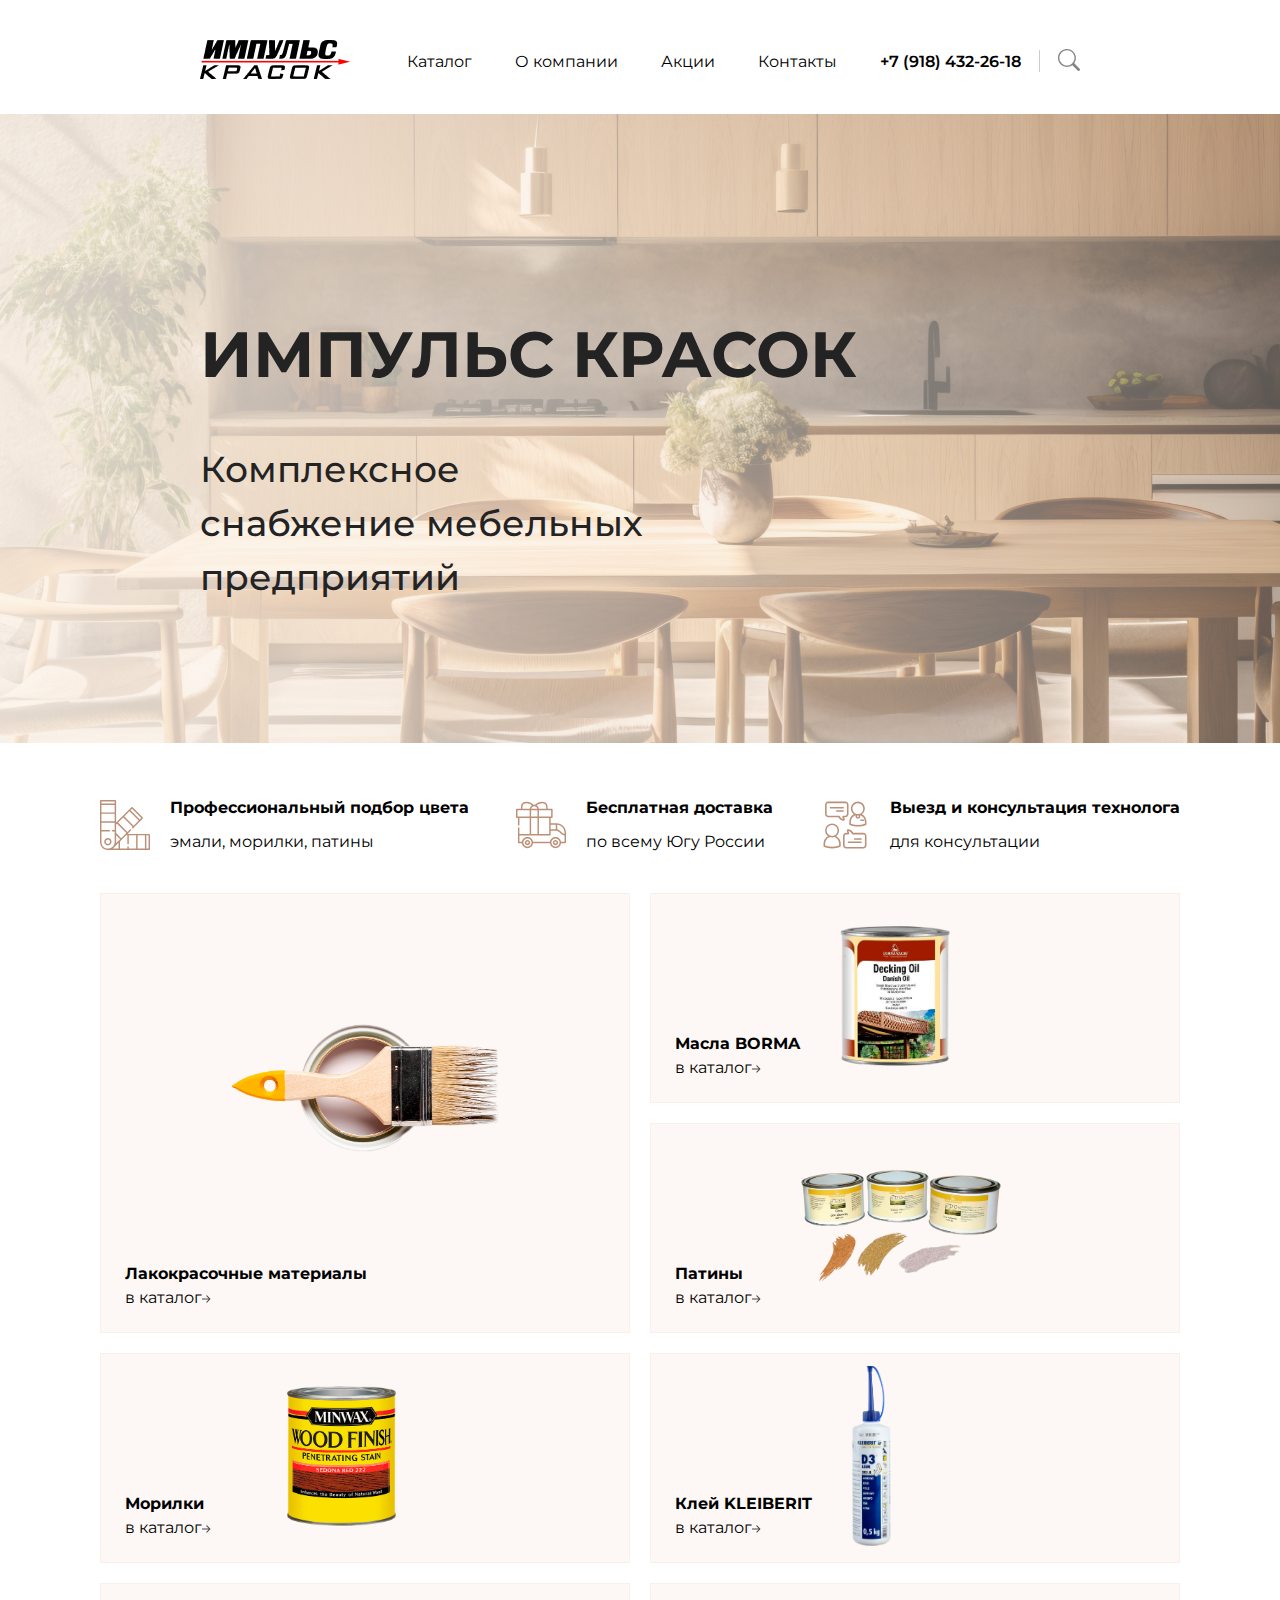
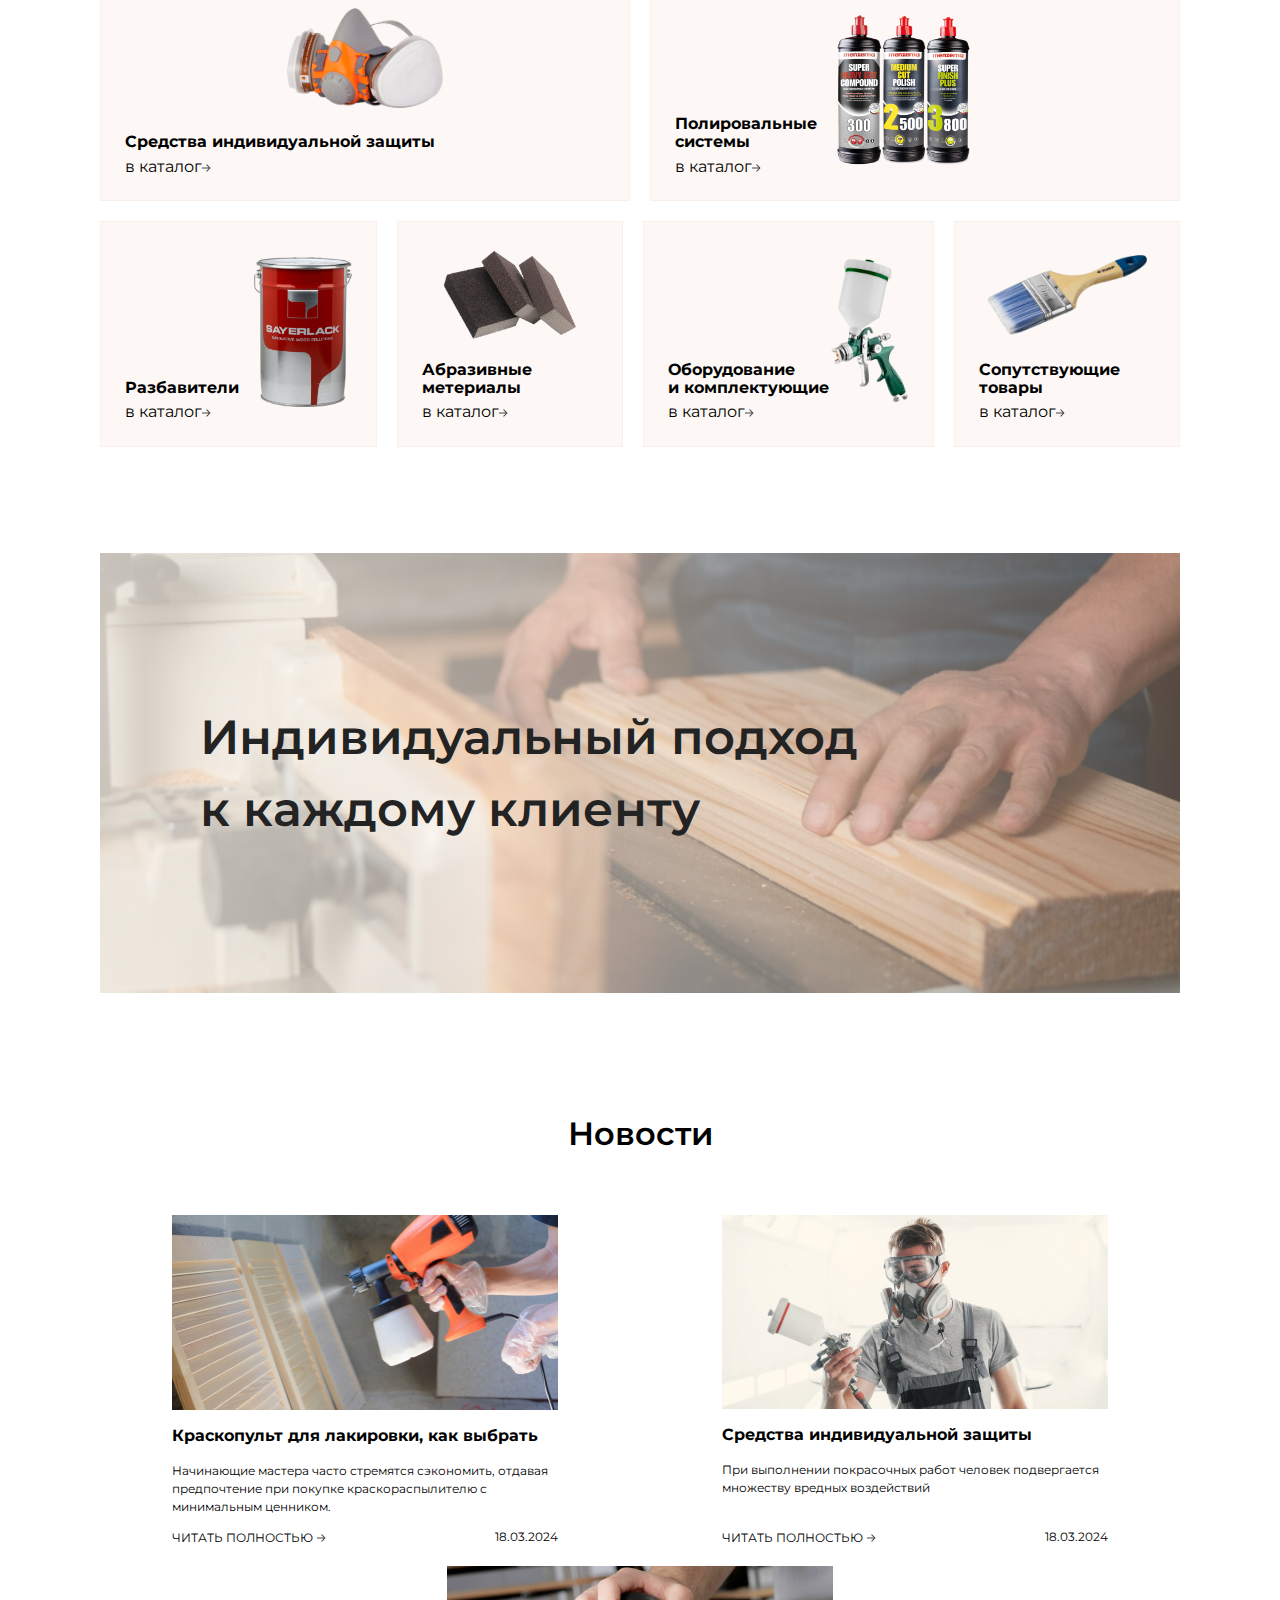
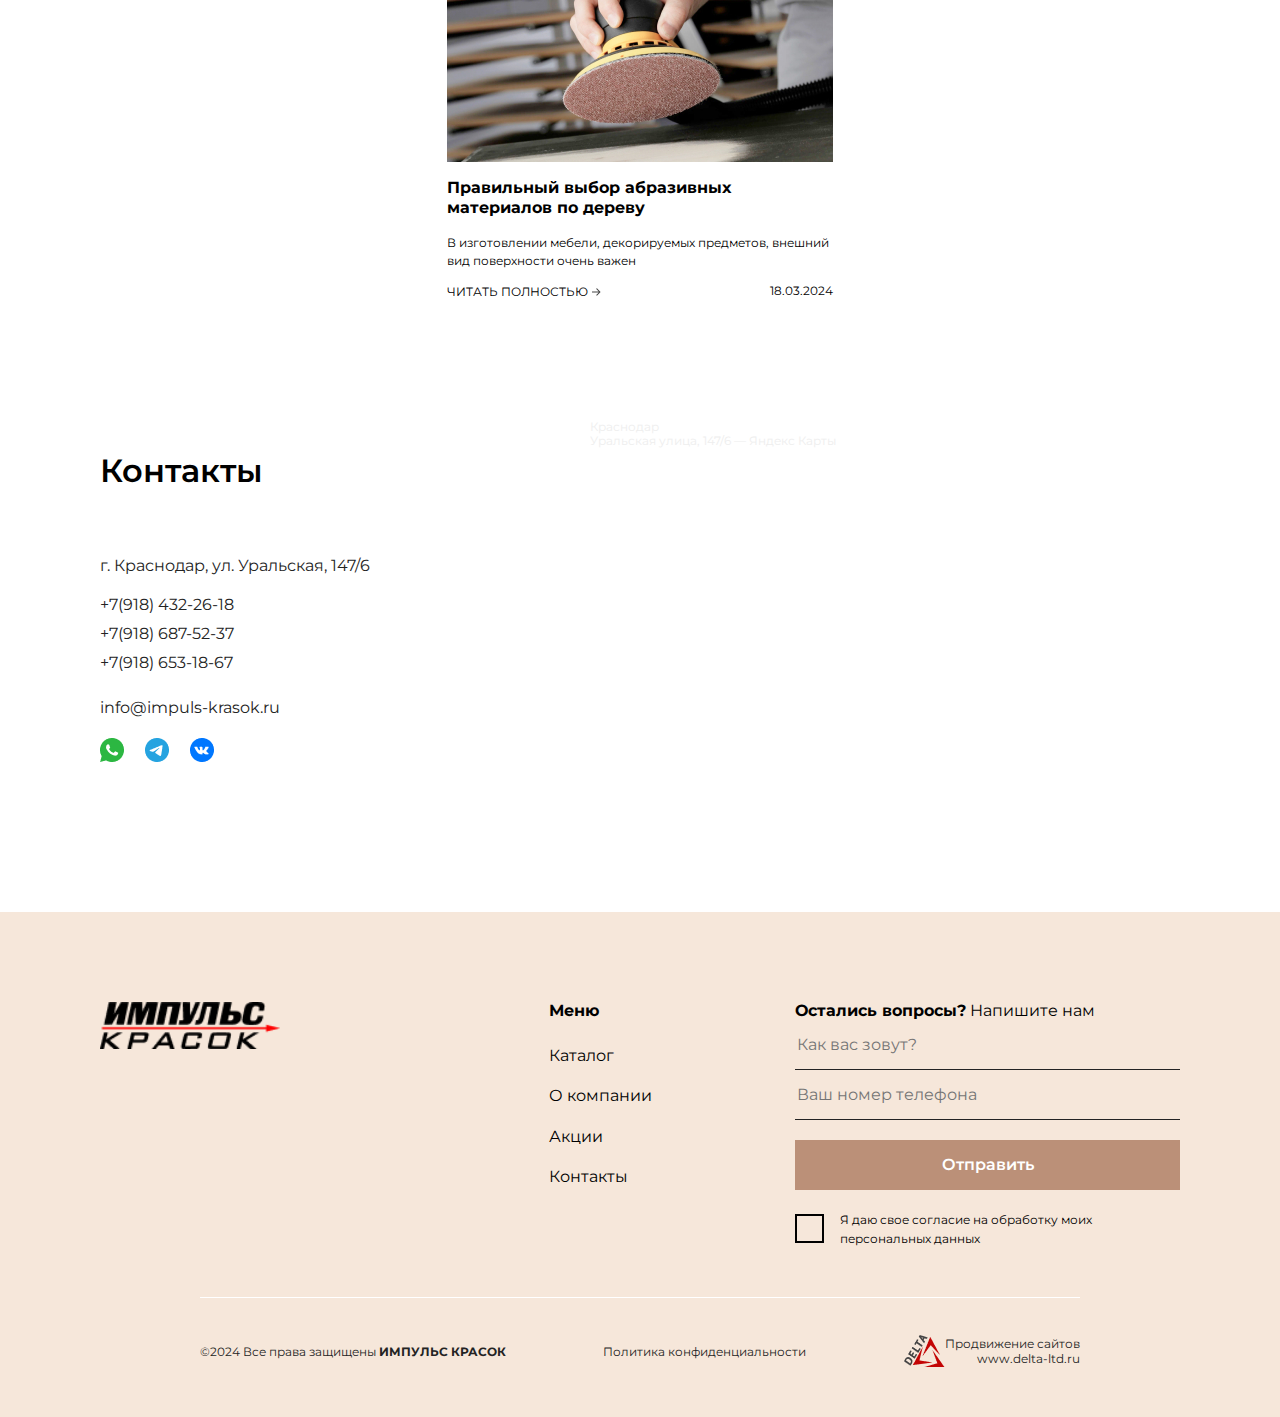
<file: index.html>
<!DOCTYPE html>
<html lang="en">
  <head>
    <meta charset="UTF-8" />
    <meta name="viewport" content="width=device-width, initial-scale=1.0" />
    <link rel="stylesheet" href="./styles/normalize.css" />
    <link rel="stylesheet" href="./css/style.css" />
    <title>Главная | Импуль красок</title>
  </head>

  <body>
    <header class="header container">
      <div class="header-left">
        <a href="./">
          <img src="./assets/logo_header.png" alt="Импуль красок" class="header-logo" />
        </a>
      </div>

      <div class="header-right">
        <nav class="header-menu">
          <ul>
            <li><a href="./pages/catalog.html">Каталог</a></li>
            <li><a href="./pages/about.html">О компании</a></li>
            <li><a href="./pages/stocks.html">Акции</a></li>
            <li><a href="./pages/contacts.html">Контакты</a></li>
            <li class="header-phones">
              <a href="tel:+79184322618">+7 (918) 432-26-18</a>
            </li>
          </ul>
        </nav>
        <div class="header-search">
          <img src="./assets/icons/search.svg" alt="поиск" />
        </div>
        <input id="menu-toggle" type="checkbox" />
        <label class="menu-button-container" for="menu-toggle">
          <div class="menu-button"></div>
        </label>
      </div>
    </header>
    <main class="main">
      <section class="main-hero">
        <div class="main-hero__headers container">
          <h1 class="main-hero__head1">Импульс Красок</h1>
          <h2 class="main-hero__head2">Комплексное снабжение мебельных предприятий</h2>
        </div>
      </section>
      <section class="main-advantages container mobile-container">
        <div class="advantages-item">
          <img class="advantages-item__img" src="./assets/icons/palette.svg" alt="Паллет" />
          <div class="advantages-item__text">
            <p class="bold">Профессиональный подбор цвета</p>
            <p>эмали, морилки, патины</p>
          </div>
        </div>
        <div class="advantages-item">
          <img class="advantages-item__img" src="./assets/icons/free_delivery.svg" alt="Бесплатная доставка" />
          <div class="advantages-item__text">
            <p class="bold">Бесплатная доставка</p>
            <p>по всему Югу России</p>
          </div>
        </div>
        <div class="advantages-item">
          <img class="advantages-item__img" src="./assets/icons/consultation.svg" alt="Консультация" />
          <div class="advantages-item__text">
            <p class="bold">Выезд и консультация технолога</p>
            <p>для консультации</p>
          </div>
        </div>
      </section>
      <section class="main-catalog container mobile-container">
        <div class="catalog-items">
          <div class="catalog-items__top">
            <div class="catalog-item A">
              <div class="catalog-item__info">
                <a href>
                  <div>
                    <h4>Лакокрасочные материалы</h4>
                    <div><span>в каталог</span><img src="./assets/icons/arrow.svg" alt class="arrow-icon" /></div>
                  </div>
                </a>
              </div>
              <div class="catalog-item__image-container"><img src="./assets/images/Frame 260.png" alt /></div>
            </div>
            <div class="catalog-item B">
              <div class="catalog-item__info">
                <a href>
                  <div>
                    <h4>Масла BORMA</h4>
                    <div><span>в каталог</span><img src="./assets/icons/arrow.svg" alt class="arrow-icon" /></div>
                  </div>
                </a>
              </div>
              <div class="catalog-item__image-container"><img src="./assets/images/Frame 259.png" alt /></div>
            </div>
            <div class="catalog-item C">
              <div class="catalog-item__info">
                <a href>
                  <div>
                    <h4>Патины</h4>
                    <div><span>в каталог</span><img src="./assets/icons/arrow.svg" alt class="arrow-icon" /></div>
                  </div>
                </a>
              </div>
              <div class="catalog-item__image-container"><img src="./assets/images/Frame 258.png" alt /></div>
            </div>
            <div class="catalog-item D">
              <div class="catalog-item__info">
                <a href>
                  <div>
                    <h4>Морилки</h4>
                    <div><span>в каталог</span><img src="./assets/icons/arrow.svg" alt class="arrow-icon" /></div>
                  </div>
                </a>
              </div>
              <div class="catalog-item__image-container"><img src="./assets/images/Frame 261.png" alt /></div>
            </div>
            <div class="catalog-item E">
              <div class="catalog-item__info">
                <a href>
                  <div>
                    <h4>Клей KLEIBERIT</h4>
                    <div><span>в каталог</span><img src="./assets/icons/arrow.svg" alt class="arrow-icon" /></div>
                  </div>
                </a>
              </div>
              <div class="catalog-item__image-container"><img src="./assets/images/Frame 262.png" alt /></div>
            </div>
            <div class="catalog-item G">
              <div class="catalog-item__info">
                <a href>
                  <div>
                    <h4>Средства индивидуальной защиты</h4>
                    <div><span>в каталог</span><img src="./assets/icons/arrow.svg" alt class="arrow-icon" /></div>
                  </div>
                </a>
              </div>
              <div class="catalog-item__image-container"><img src="./assets/images/Frame 264.png" alt /></div>
            </div>
            <div class="catalog-item F">
              <div class="catalog-item__info">
                <a href>
                  <div>
                    <h4>Полировальные<br />системы</h4>
                    <div><span>в каталог</span><img src="./assets/icons/arrow.svg" alt class="arrow-icon" /></div>
                  </div>
                </a>
              </div>
              <div class="catalog-item__image-container"><img src="./assets/images/Frame 263.png" alt /></div>
            </div>
          </div>
          <div class="catalog-items__bottom">
            <div class="catalog-item J">
              <div class="catalog-item__info">
                <a href>
                  <div>
                    <h4>Разбавители</h4>
                    <div><span>в каталог</span><img src="./assets/icons/arrow.svg" alt class="arrow-icon" /></div>
                  </div>
                </a>
              </div>
              <div class="catalog-item__image-container"><img src="./assets/images/Frame 265.png" alt /></div>
            </div>
            <div class="catalog-item K">
              <div class="catalog-item__info">
                <a href>
                  <div>
                    <h4>Абразивные метериалы</h4>
                    <div><span>в каталог</span><img src="./assets/icons/arrow.svg" alt class="arrow-icon" /></div>
                  </div>
                </a>
              </div>
              <div class="catalog-item__image-container"><img src="./assets/images/Frame 266.png" alt /></div>
            </div>
            <div class="catalog-item L">
              <div class="catalog-item__info">
                <a href>
                  <div>
                    <h4>Оборудование<br />и&nbsp;комплектующие</h4>
                    <div><span>в каталог</span><img src="./assets/icons/arrow.svg" alt class="arrow-icon" /></div>
                  </div>
                </a>
              </div>
              <div class="catalog-item__image-container"><img src="./assets/images/Frame 267.png" alt /></div>
            </div>
            <div class="catalog-item M">
              <div class="catalog-item__info">
                <a href>
                  <div>
                    <h4>Сопутствующие товары</h4>
                    <div><span>в каталог</span><img src="./assets/icons/arrow.svg" alt class="arrow-icon" /></div>
                  </div>
                </a>
              </div>
              <div class="catalog-item__image-container"><img src="./assets/images/Frame 268.png" alt /></div>
            </div>
          </div>
        </div>
      </section>
      <section class="main-individual container mobile-container">
        <div class="individual-hero">
          <h2>Индивидуальный подход<br />к каждому клиенту</h2>
        </div>
      </section>
      <section class="main-news container mobile-container">
        <div class="news-container">
          <h3>Новости</h3>
          <div class="news-items">
            <div class="news-item">
              <img class="news-item__img" src="./assets/news/news1.jpg" alt="Краскопульт" />
              <h4 class="news-item__title">Краскопульт для лакировки, как выбрать</h4>
              <p class="news-item__info">
                Начинающие мастера часто стремятся сэкономить, отдавая предпочтение при покупке краскораспылителю с минимальным ценником.
              </p>
              <div class="news-item__link-date">
                <div>
                  <a class="news-item__link" href="">Читать полностью</a>
                  <img src="./assets/icons/arrow.svg" alt class="arrow-icon" />
                </div>
                <span class="news-item__date">18.03.2024</span>
              </div>
            </div>
            <div class="news-item">
              <img class="news-item__img" src="./assets/news/news2.jpg" alt="" />
              <h4 class="news-item__title">Cредства индивидуальной защиты</h4>
              <p class="news-item__info">При выполнении покрасочных работ человек подвергается множеству вредных воздействий</p>
              <div class="news-item__link-date">
                <div>
                  <a class="news-item__link" href="">Читать полностью</a>
                  <img src="./assets/icons/arrow.svg" alt class="arrow-icon" />
                </div>
                <span class="news-item__date">18.03.2024</span>
              </div>
            </div>
            <div class="news-item">
              <img class="news-item__img" src="./assets/news/news3.jpg" alt="" />
              <h4 class="news-item__title">Правильный выбор абразивных материалов по дереву</h4>
              <p class="news-item__info">В изготовлении мебели, декорируемых предметов, внешний вид поверхности очень важен</p>
              <div class="news-item__link-date">
                <div class="">
                  <a class="news-item__link" href="">Читать полностью</a>
                  <span><img src="./assets/icons/arrow.svg" alt class="arrow-icon" /></span>
                </div>
                <span class="news-item__date">18.03.2024</span>
              </div>
            </div>
          </div>
        </div>
      </section>
      <section class="section-contacts container mobile-container">
        <div class="contacts-container">
          <div class="contacts-info">
            <h3 class="contacts-info__head">Контакты</h3>
            <div class="contacts-info__data">
              <p>г. Краснодар, ул. Уральская, 147/6</p>
              <a href="tel:+">+7(918) 432-26-18</a>
              <a href="tel:+">+7(918) 687-52-37</a>
              <a href="tel:+">+7(918) 653-18-67</a>
              <p><a href="mailto:info@impuls-krasok.ru">info@impuls-krasok.ru</a></p>
            </div>
            <div class="contacts-info__social">
              <a href="http://"><img src="./assets/social/whatsapp.png" alt="whatsApp" /></a>
              <a href="http://"><img src="./assets/social/telegram.png" alt="telegram" /></a>
              <a href="http://"><img src="./assets/social/vk.png" alt="VK" /></a>
            </div>
          </div>
          <div class="contacts-map">
            <div style="position: relative; overflow: hidden">
              <a
                href="https://yandex.ru/maps/35/krasnodar/?utm_medium=mapframe&utm_source=maps"
                style="color: #eee; font-size: 12px; position: absolute; top: 0px"
                >Краснодар</a
              ><a
                href="https://yandex.ru/maps/35/krasnodar/house/uralskaya_ulitsa_147_6/Z0AYdwVgTUYBQFpvfXx1dXxlbQ==/?ll=39.120436%2C45.044069&utm_medium=mapframe&utm_source=maps&z=17.11"
                style="color: #eee; font-size: 12px; position: absolute; top: 14px"
                >Уральская улица, 147/6 — Яндекс Карты</a
              ><iframe
                src="https://yandex.ru/map-widget/v1/?ll=39.120436%2C45.044069&mode=search&ol=geo&ouri=ymapsbm1%3A%2F%2Fgeo%3Fdata%3DCgg1NjM4ODY4NBJG0KDQvtGB0YHQuNGPLCDQmtGA0LDRgdC90L7QtNCw0YAsINCj0YDQsNC70YzRgdC60LDRjyDRg9C70LjRhtCwLCAxNDcvNiIKDVR7HEIVIS00Qg%2C%2C&z=17.11"
                class="map-iframe"
                frameborder="0"
                allowfullscreen="true"
                style="position: relative"
              ></iframe>
            </div>
          </div>
        </div>
      </section>
    </main>
    <footer class="footer">
      <div class="footer-top container mobile-container">
        <a href="../">
          <img src="./assets/logo_header.png" alt="Импульс красок" />
        </a>
        <nav class="footer-menu">
          <h5>Меню</h5>
          <ul>
            <li><a href="./pages/catalog.html">Каталог</a></li>
            <li><a href="./pages/about.html">О компании</a></li>
            <li><a href="./pages/stocks.html">Акции</a></li>
            <li><a href="./pages/contacts.html">Контакты</a></li>
          </ul>
        </nav>
        <form class="contact-form" action="">
          <div>
            <span><b>Остались вопросы?</b></span>
            <span>Напишите нам</span>
          </div>

          <input class="contact-form__input-text" type="text" name="" id="" placeholder="Как вас зовут?" />
          <input class="contact-form__input-text" type="tel" name="" id="" placeholder="Ваш номер телефона" />
          <input class="contact-form__input-button" type="button" value="Отправить" />
          <div class="contact-form__checkbox-container">
            <input class="contact-form__input-checkbox" type="checkbox" name="" id="consent" />
            <label for="consent">
              <svg width="15" height="14" viewBox="0 0 15 14" fill="none" xmlns="http://www.w3.org/2000/svg">
                <path d="M1 5.5L6.58401 13.0547L14.584 0.5" stroke="black" />
              </svg>
              Я даю свое согласие на обработку моих<br />персональных данных</label
            >
          </div>
        </form>
      </div>
      <div class="footer-bottom container">
        <div class="footer-bottom__border">
          <span>©2024 Все права защищены <b>ИМПУЛЬС КРАСОК</b></span>
          <a href="">
            <span>Политика конфиденциальности</span>
          </a>
          <div class="footer-delta">
            <a href="https://delta-ltd.ru/">
              <img src="./assets/icons/delta-ltd.png" alt="delta-ltd" />
              <div>
                <span>Продвижение сайтов</span>
                <br />
                <span>www.delta-ltd.ru</span>
              </div>
            </a>
          </div>
        </div>
      </div>
    </footer>
    <script src="./index.js"></script>
  </body>
</html>
</file>
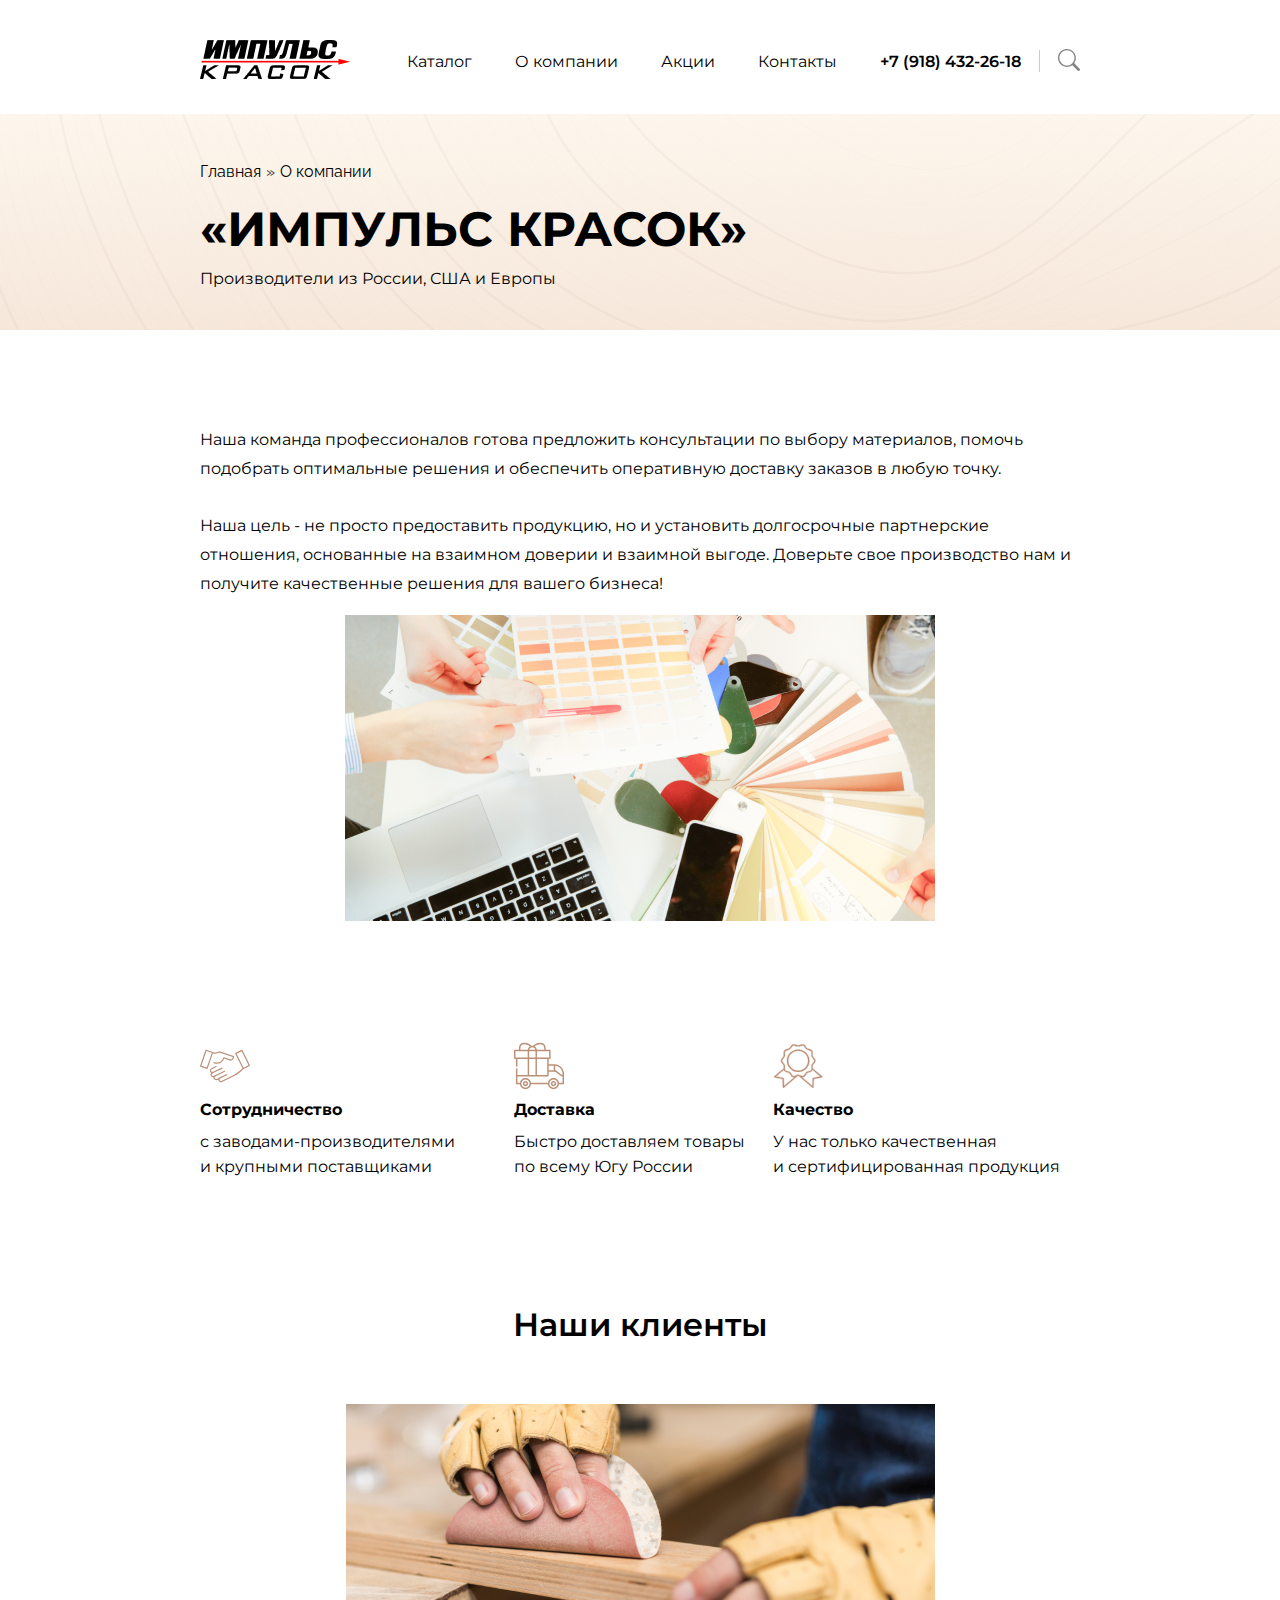
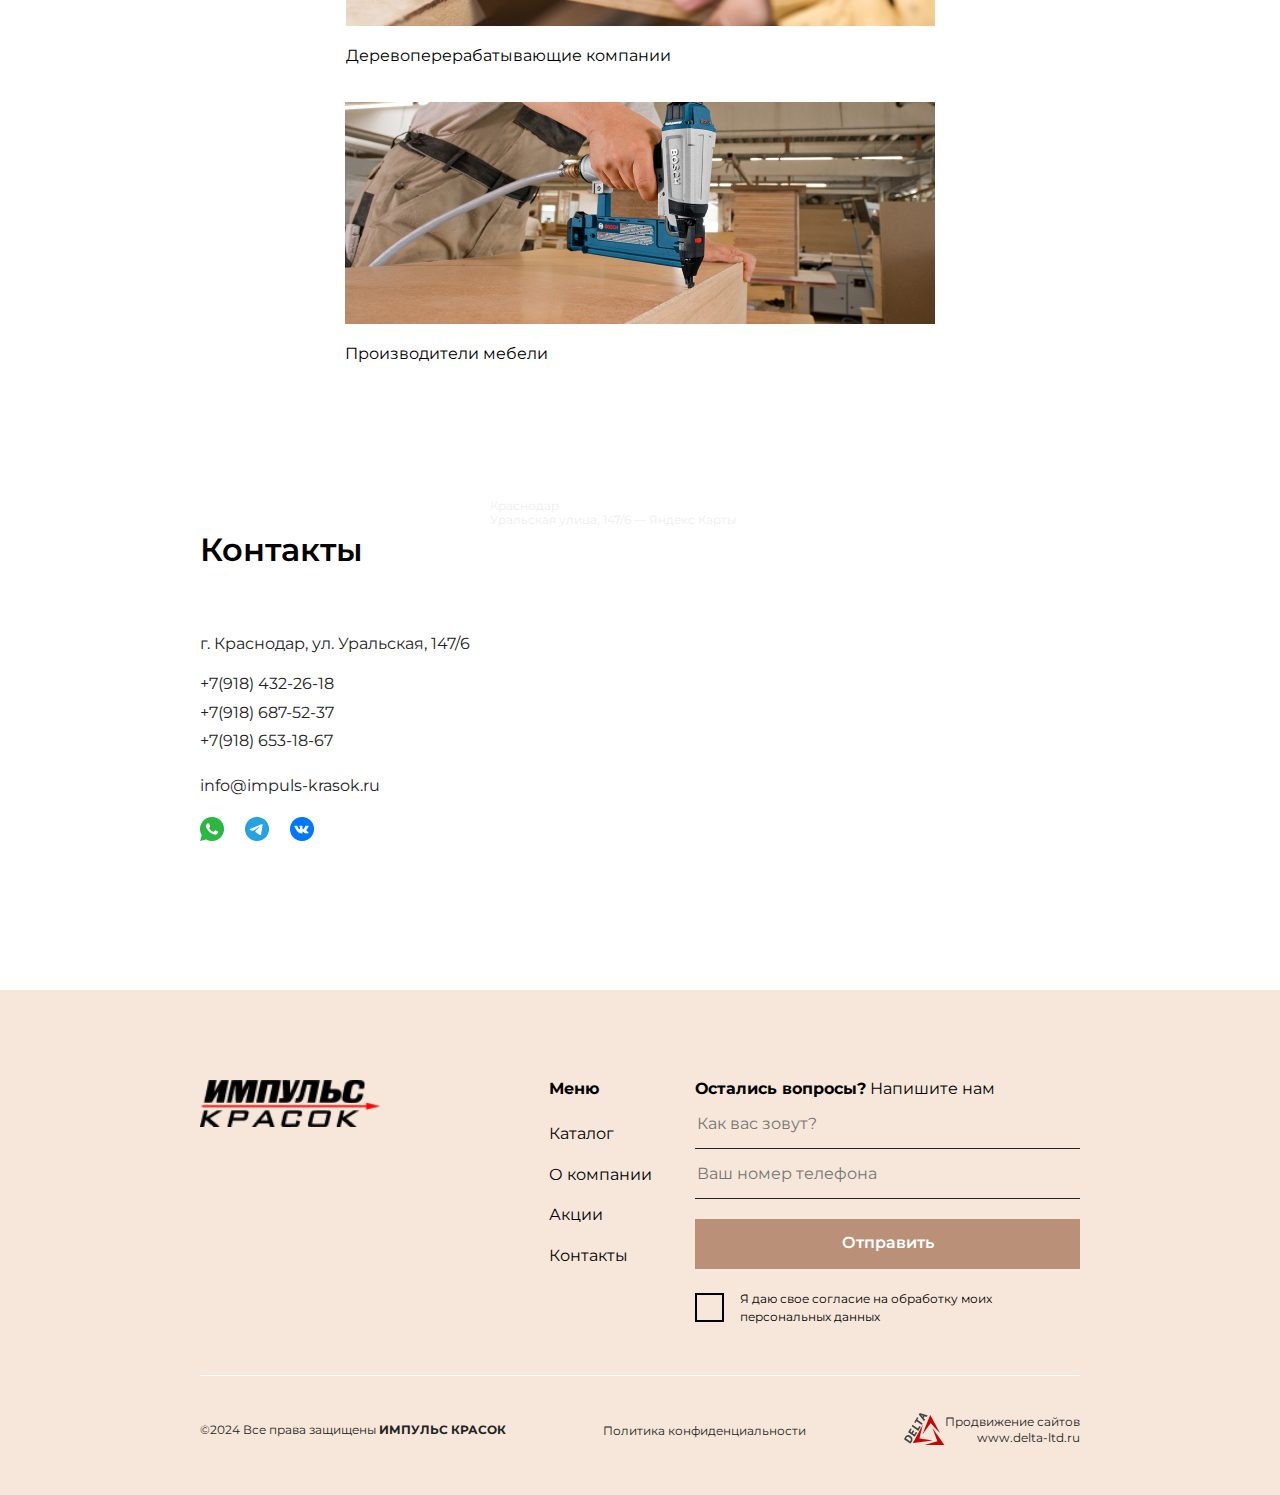
<file: pages/about.html>
<!DOCTYPE html>
<html lang="en">
  <head>
    <meta charset="UTF-8" />
    <meta name="viewport" content="width=device-width, initial-scale=1.0" />
    <link rel="stylesheet" href="../styles/normalize.css" />
    <link rel="stylesheet" href="../css/style.css" />
    <title>О компании | Импуль красок</title>
  </head>
  <body>
    <header class="header container">
      <div class="header-left">
        <a href="../">
          <img src="../assets/logo_header.png" alt="Импуль красок" class="header-logo" />
        </a>
      </div>

      <div class="header-right">
        <nav class="header-menu">
          <ul>
            <li><a href="../pages/catalog.html">Каталог</a></li>
            <li><a href="../pages/about.html">О компании</a></li>
            <li><a href="../pages/stocks.html">Акции</a></li>
            <li><a href="../pages/contacts.html">Контакты</a></li>
            <li class="header-phones">
              <a href="tel:+79184322618">+7 (918) 432-26-18</a>
            </li>
          </ul>
        </nav>
        <div class="header-search">
          <img src="../assets/icons/search.svg" alt="поиск" />
        </div>
        <input id="menu-toggle" type="checkbox" />
        <label class="menu-button-container" for="menu-toggle">
          <div class="menu-button"></div>
        </label>
      </div>
    </header>
    <main class="main">
      <section class="main-title">
        <div class="page-title__section container">
          <nav class="page-title__breadcumbs">
            <ul>
              <li><a href="/">Главная</a></li>
              <li><a href="/about">О компании</a></li>
            </ul>
          </nav>
          <h1>«Импульс Красок»</h1>
          <p>Производители из России, США и Европы</p>
        </div>
      </section>
      <section class="about-info">
        <article class="about-info__item container">
          <div>
            <p>
              Наша команда профессионалов готова предложить консультации по выбору материалов, помочь подобрать оптимальные решения и обеспечить
              оперативную доставку заказов в любую точку.<br /><br />
              Наша цель - не просто предоставить продукцию, но и установить долгосрочные партнерские отношения, основанные на взаимном доверии и
              взаимной выгоде. Доверьте свое производство нам и получите качественные решения для вашего бизнеса!
            </p>
          </div>
          <div><img src="../assets/bg/about-info.jpg" alt="Подбор краски" /></div>
        </article>
      </section>
      <section class="main-advantages about-advantages container">
        <div class="advantages-item">
          <img class="advantages-item__img" src="../assets/icons/handshake.svg" alt="Паллет" />
          <div class="advantages-item__text">
            <p class="bold">Сотрудничество</p>
            <p>с заводами-производителями<br />и крупными поставщиками</p>
          </div>
        </div>
        <div class="advantages-item">
          <img class="advantages-item__img" src="../assets/icons/free_delivery.svg" alt="Бесплатная доставка" />
          <div class="advantages-item__text">
            <p class="bold">Доставка</p>
            <p>Быстро доставляем товары<br />по всему Югу России</p>
          </div>
        </div>
        <div class="advantages-item">
          <img class="advantages-item__img" src="../assets/icons/quality.svg" alt="Консультация" />
          <div class="advantages-item__text">
            <p class="bold">Качество</p>
            <p>У нас только качественная<br />и сертифицированная продукция</p>
          </div>
        </div>
      </section>
      <section class="about-clients container">
        <h2>Наши клиенты</h2>
        <div class="about-clients__items">
          <article class="about-clients__item">
            <img src="../assets/about/treeСompany.jpg" alt="Деревоперерабатывающие компании" />
            <p>Деревоперерабатывающие компании</p>
          </article>
          <article class="about-clients__item">
            <img src="../assets/about/furnitureСompany.jpg" alt="Производители мебели" />
            <p>Производители мебели</p>
          </article>
        </div>
      </section>
      <section class="section-contacts container">
        <div class="contacts-container">
          <div class="contacts-info">
            <h3 class="contacts-info__head">Контакты</h3>
            <div class="contacts-info__data">
              <p>г. Краснодар, ул. Уральская, 147/6</p>
              <a href="tel:+">+7(918) 432-26-18</a>
              <a href="tel:+">+7(918) 687-52-37</a>
              <a href="tel:+">+7(918) 653-18-67</a>
              <p><a href="mailto:info@impuls-krasok.ru">info@impuls-krasok.ru</a></p>
            </div>
            <div class="contacts-info__social">
              <a href="http://"><img src="../assets/social/whatsapp.png" alt="whatsApp" /></a>
              <a href="http://"><img src="../assets/social/telegram.png" alt="telegram" /></a>
              <a href="http://"><img src="../assets/social/vk.png" alt="VK" /></a>
            </div>
          </div>
          <div class="contacts-map">
            <div style="position: relative; overflow: hidden">
              <a
                href="https://yandex.ru/maps/35/krasnodar/?utm_medium=mapframe&utm_source=maps"
                style="color: #eee; font-size: 12px; position: absolute; top: 0px"
                >Краснодар</a
              ><a
                href="https://yandex.ru/maps/35/krasnodar/house/uralskaya_ulitsa_147_6/Z0AYdwVgTUYBQFpvfXx1dXxlbQ==/?ll=39.120436%2C45.044069&utm_medium=mapframe&utm_source=maps&z=17.11"
                style="color: #eee; font-size: 12px; position: absolute; top: 14px"
                >Уральская улица, 147/6 — Яндекс Карты</a
              ><iframe
                src="https://yandex.ru/map-widget/v1/?ll=39.120436%2C45.044069&mode=search&ol=geo&ouri=ymapsbm1%3A%2F%2Fgeo%3Fdata%3DCgg1NjM4ODY4NBJG0KDQvtGB0YHQuNGPLCDQmtGA0LDRgdC90L7QtNCw0YAsINCj0YDQsNC70YzRgdC60LDRjyDRg9C70LjRhtCwLCAxNDcvNiIKDVR7HEIVIS00Qg%2C%2C&z=17.11"
                class="map-iframe"
                frameborder="0"
                allowfullscreen="true"
                style="position: relative"
              ></iframe>
            </div>
          </div>
        </div>
      </section>
    </main>
    <footer class="footer">
      <div class="footer-top container">
        <a href="../">
          <img src="../assets/logo_header.png" alt="Импульс красок" />
        </a>
        <nav class="footer-menu">
          <h5>Меню</h5>
          <ul>
            <li><a href="../pages/catalog.html">Каталог</a></li>
            <li><a href="../pages/about.html">О компании</a></li>
            <li><a href="../pages/stocks.html">Акции</a></li>
            <li><a href="../pages/contacts.html">Контакты</a></li>
          </ul>
        </nav>
        <form class="contact-form" action="">
          <span><b>Остались вопросы?</b> Напишите нам</span>
          <input class="contact-form__input-text" type="text" name="" id="" placeholder="Как вас зовут?" />
          <input class="contact-form__input-text" type="tel" name="" id="" placeholder="Ваш номер телефона" />
          <input class="contact-form__input-button" type="button" value="Отправить" />
          <div class="contact-form__checkbox-container">
            <input class="contact-form__input-checkbox" type="checkbox" name="" id="consent" />
            <label for="consent">
              <svg width="15" height="14" viewBox="0 0 15 14" fill="none" xmlns="http://www.w3.org/2000/svg">
                <path d="M1 5.5L6.58401 13.0547L14.584 0.5" stroke="black" />
              </svg>
              Я даю свое согласие на обработку моих<br />персональных данных</label
            >
          </div>
        </form>
      </div>
      <div class="footer-bottom container">
        <div class="footer-bottom__border">
          <span>©2024 Все права защищены <b>ИМПУЛЬС КРАСОК</b></span>
          <a href="">
            <span>Политика конфиденциальности</span>
          </a>
          <div class="footer-delta">
            <a href="https://delta-ltd.ru/">
              <img src="../assets/icons/delta-ltd.png" alt="delta-ltd" />
              <div>
                <span>Продвижение сайтов</span>
                <br />
                <span>www.delta-ltd.ru</span>
              </div>
            </a>
          </div>
        </div>
      </div>
    </footer>
    <script src="../index.js"></script>
  </body>
</html>
</file>
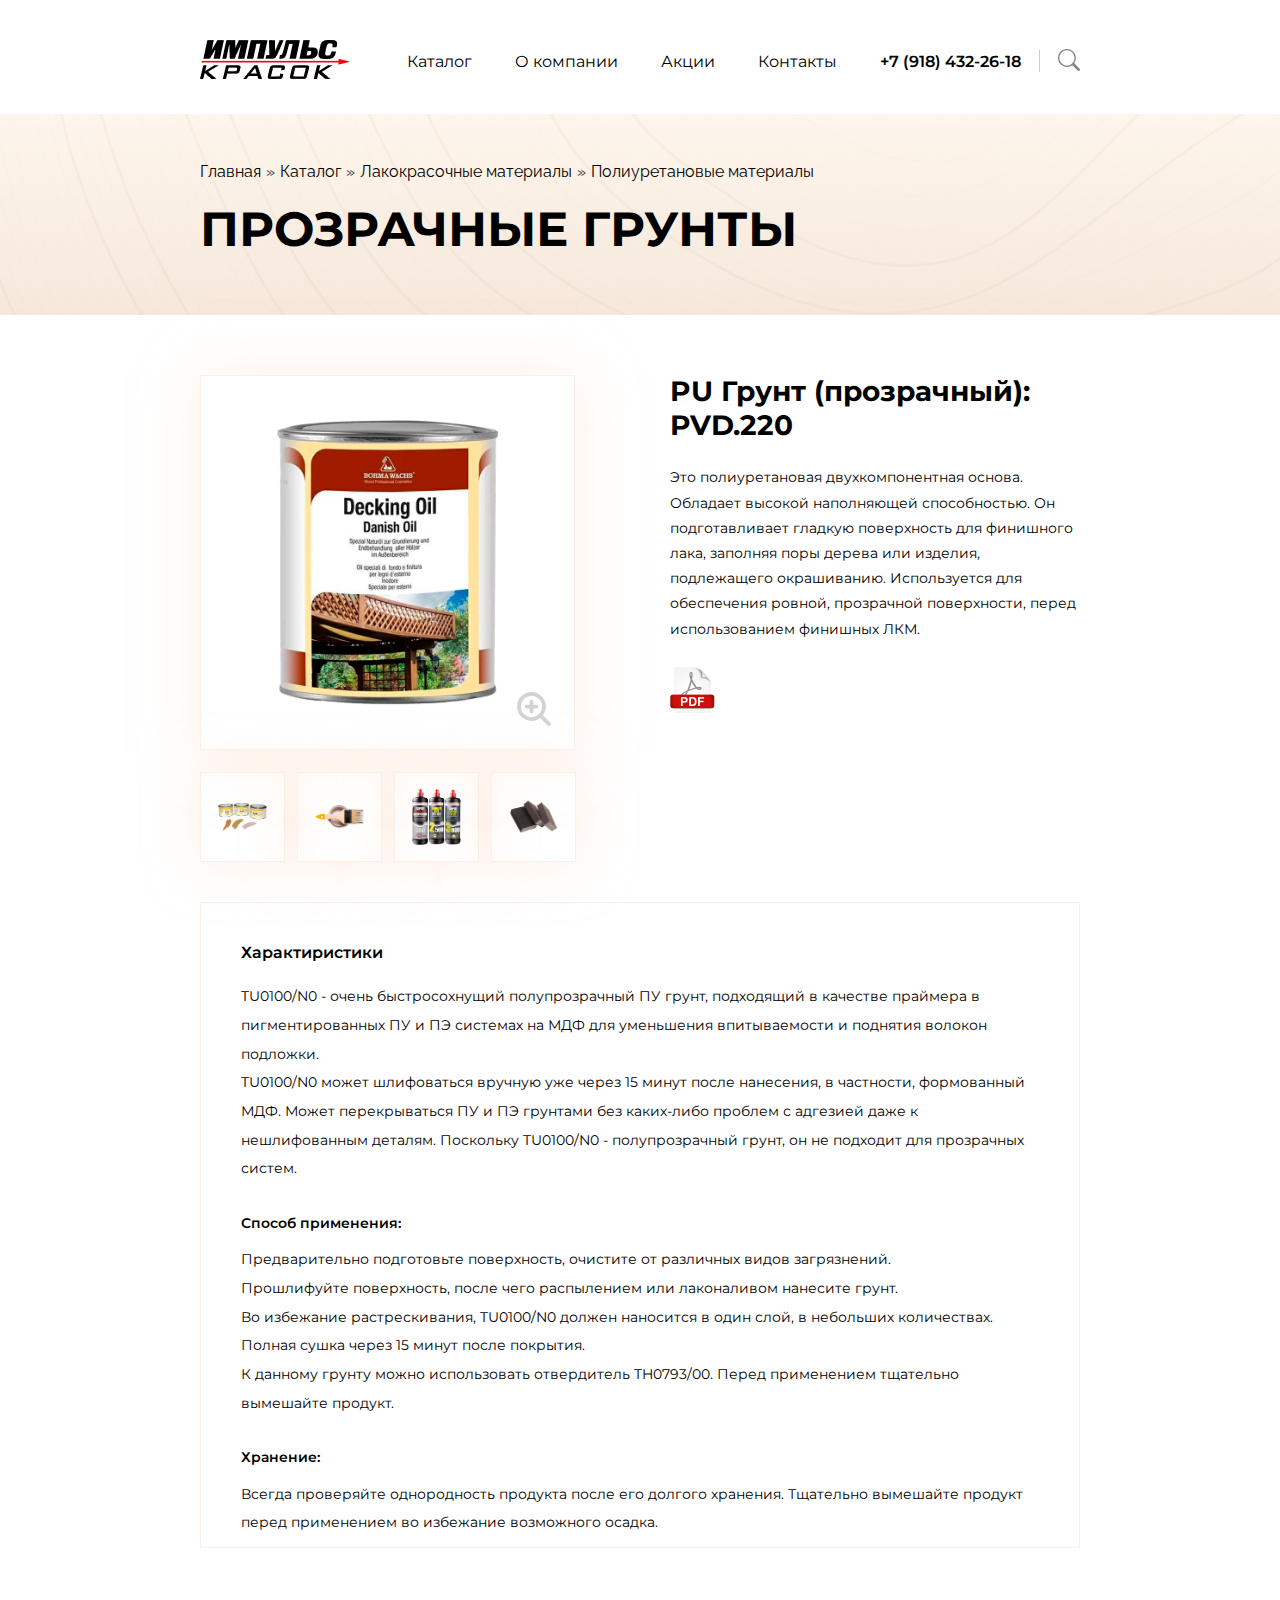
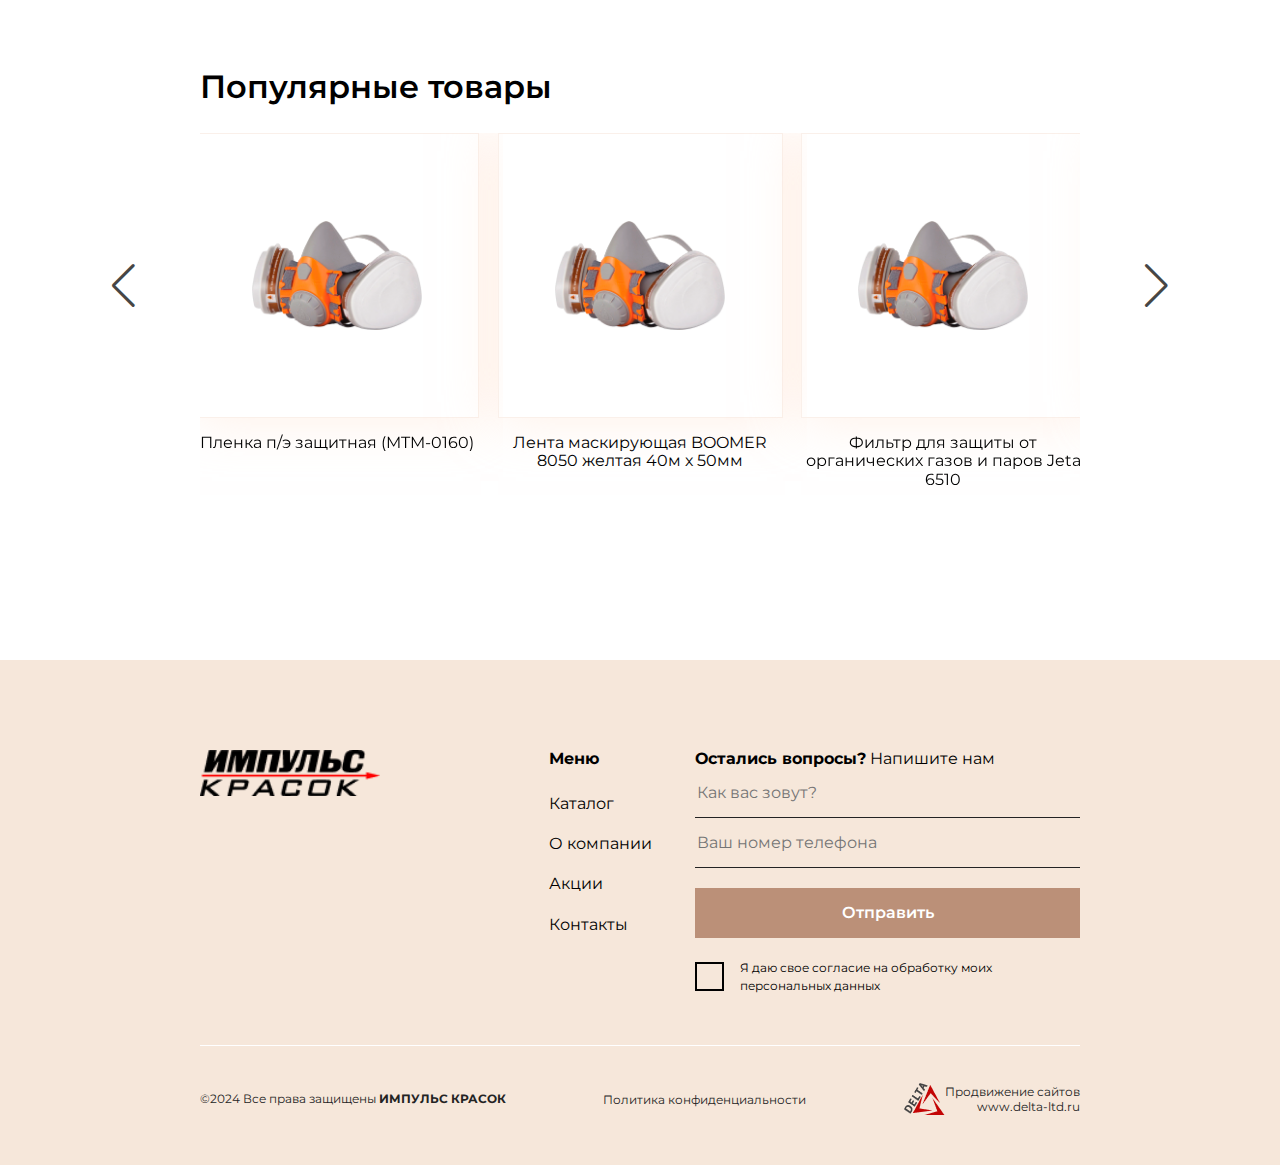
<file: pages/catalog-item.html>
<!DOCTYPE html>
<html lang="en">
  <head>
    <meta charset="UTF-8" />
    <meta name="viewport" content="width=device-width, initial-scale=1.0" />
    <link rel="stylesheet" href="../css/swiper-bundle.min.css" />
    <link rel="stylesheet" href="../styles/normalize.css" />
    <link rel="stylesheet" href="../css/style.css" />

    <title>Прозрачные грунты | Импуль красок</title>
    <style>   
      .swiper {
        width: 100%;
        height: 100%;
      }  
      .swiper-slide {
        text-align: center;
        font-size: 18px;
        background: #fff;
        display: flex;
        justify-content: center;
        align-items: center;
      } 
      .swiper-button-next, .swiper-button-prev {
         color: var(--font-gray);
      }
      
    </style>
  </head>
  <body>
    <header class="header container">
      <div class="header-left">
        <a href="../">
          <img src="../assets/logo_header.png" alt="Импуль красок" class="header-logo" />
        </a>
      </div>

      <div class="header-right">
        <nav class="header-menu">
          <ul>
            <li><a href="../pages/catalog.html">Каталог</a></li>
            <li><a href="../pages/about.html">О компании</a></li>
            <li><a href="../pages/stocks.html">Акции</a></li>
            <li><a href="../pages/contacts.html">Контакты</a></li>
            <li class="header-phones">
              <a href="tel:+79184322618">+7 (918) 432-26-18</a>
            </li>
          </ul>
        </nav>
        <div class="header-search">
          <img src="../assets/icons/search.svg" alt="поиск" />
        </div>
        <input id="menu-toggle" type="checkbox" />
        <label class="menu-button-container" for="menu-toggle">
          <div class="menu-button"></div>
        </label>
      </div>
    </header>
    <main class="main">
      <section class="main-title">
        <div class="page-title__section container">
          <nav class="page-title__breadcumbs">
            <ul>
              <li><a href="/">Главная</a></li>
              <li><a href="/catalog">Каталог</a></li>
              <li><a href="/">Лакокрасочные материалы</a></li>
              <li><a href="/">Полиуретановые материалы</a></li>
            </ul>
          </nav>
          <h1>Прозрачные грунты</h1>
        </div>
      </section>

      <section class="product-item container">
        <div class="">
          <div class="product-slider-description">
            <div class="product-slider">
              <div class="slider-front">
                <img class="slider-front__image" src="../assets/images/Frame 259.png" alt="" />
                <img class="slider-front__glass" src="../assets/icons/glass_plus.svg" alt="" />
              </div>
              <div class="slider-bottom">
                <div class="slider-bottom__img-container">
                  <img src="../assets/images/Frame 258.png" alt="" />
                </div>
                <div class="slider-bottom__img-container">
                  <img src="../assets/images/Frame 260.png" alt="" />
                </div>
                <div class="slider-bottom__img-container">
                  <img src="../assets/images/Frame 263.png" alt="" />
                </div>
                <div class="slider-bottom__img-container">
                  <img src="../assets/images/Frame 266.png" alt="" />
                </div>
              </div>
            </div>
            <div class="full-product-slider">
              <div class="full-product-slider__inner"></div>
            </div>
            <div class="product-description">
              <h2>PU Грунт (прозрачный): PVD.220</h2>
              <p>
                Это полиуретановая двухкомпонентная основа. Обладает высокой наполняющей способностью. Он подготавливает гладкую поверхность для
                финишного лака, заполняя поры дерева или изделия, подлежащего окрашиванию. Используется для обеспечения ровной, прозрачной
                поверхности, перед использованием финишных ЛКМ.
              </p>
              <a href=""><img src="../assets/icons/pdf-icon.png" alt="" /></a>
            </div>
          </div>
        </div>
      </section>
      <section class="specs-item container">
        <div class="spect-item__container">
          <h3>Характиристики</h3>
          <div class="specs-info">
            <p>
              TU0100/N0 - очень быстросохнущий полупрозрачный ПУ грунт, подходящий в качестве праймера в пигментированных ПУ и ПЭ системах на МДФ для
              уменьшения впитываемости и поднятия волокон подложки. <br />
              TU0100/N0 может шлифоваться вручную уже через 15 минут после нанесения, в частности, формованный МДФ. Может перекрываться ПУ и ПЭ
              грунтами без каких-либо проблем с адгезией даже к нешлифованным деталям. Поскольку TU0100/N0 - полупрозрачный грунт, он не подходит для
              прозрачных систем.
            </p>
            <h4>Способ применения:</h4>
            <p>
              Предварительно подготовьте поверхность, очистите от различных видов загрязнений.<br />
              Прошлифуйте поверхность, после чего распылением или лаконаливом нанесите грунт.<br />
              Во избежание растрескивания, TU0100/N0 должен наносится в один слой, в небольших количествах.<br />
              Полная сушка через 15 минут после покрытия.<br />
              К данному грунту можно использовать отвердитель TH0793/00. Перед применением тщательно вымешайте продукт.<br />
            </p>
            <h4>Хранение:</h4>
            <p>
              Всегда проверяйте однородность продукта после его долгого хранения. Тщательно вымешайте продукт перед применением во избежание
              возможного осадка.
            </p>
          </div>
        </div>
      </section>
      <section class="related-items container">
        <div class="related-items__container">
          <h2>Популярные товары</h2>
          <div class="slider-container">
            <div class="swiper mySwiper">
              <div class="swiper-wrapper">
                <article class="swiper-slide related-slider__item">
                  <a class="related-slider__item-link" href="">
                    <div class="related-slider__img-container ">
                      <img src="../assets/images/Frame 264.png" alt="" />
                    </div>
                    <p>Пленка п/э защитная (MTM-0160)</p>
                  </a>
                </article>
                <article class="swiper-slide related-slider__item">
                  <a class="related-slider__item-link" href="">
                    <div class=" related-slider__img-container">
                      <img src="../assets/images/Frame 264.png" alt="" />
                    </div>
                    <p>Лента маскирующая BOOMER 8050 желтая 40м х 50мм</p>
                  </a>
                </article>
                <article class="swiper-slide related-slider__item">
                  <a class=" related-slider__item-link" href="">
                    <div class="related-slider__img-container">
                      <img src="../assets/images/Frame 264.png" alt="" />
                    </div>
                    <p>Фильтр для защиты от органических газов и паров Jeta 6510</p>
                  </a>
                </article>
                <article class="swiper-slide related-slider__item">
                  <a class="related-slider__item-link" href="">
                    <div class="related-slider__img-container">
                      <img src="../assets/images/Frame 264.png" alt="" />
                    </div>
                    <p class="related-slider__item-description">
                      Черные нескользящие одноразовые нитриловые перчатки JSN Natrix размер М.длина 240мм, толщина 0,15мм
                    </p>
                  </a>
                </article>
                <article class="swiper-slide related-slider__item">
                  <a class="related-slider__item-link" href="">
                    <div class="related-slider__img-container">
                      <img src="../assets/images/Frame 264.png" alt="" />
                    </div>
                    <p class="related-slider__item-description">
                      Черные нескользящие одноразовые нитриловые перчатки JSN Natrix размер М.длина 240мм, толщина 0,15мм
                    </p>
                  </a>
                </article>
                <article class="swiper-slide related-slider__item">
                  <a class="related-slider__item-link" href="">
                    <div class="related-slider__img-container">
                      <img src="../assets/images/Frame 264.png" alt="" />
                    </div>
                    <p class="related-slider__item-description">
                      Черные нескользящие одноразовые нитриловые перчатки JSN Natrix размер М.длина 240мм, толщина 0,15мм
                    </p>
                  </a>
                </article>
              </div>
              
            </div>
            <div class="swiper-button-prev"></div>
            <div class="swiper-button-next"></div>

          </div>
        </div>
      </section>
    </main>
    <footer class="footer">
      <div class="footer-top container">
        <a href="../">
          <img src="../assets/logo_header.png" alt="Импульс красок" />
        </a>
        <nav class="footer-menu">
          <h5>Меню</h5>
          <ul>
            <li><a href="../pages/catalog.html">Каталог</a></li>
            <li><a href="../pages/about.html">О компании</a></li>
            <li><a href="../pages/stocks.html">Акции</a></li>
            <li><a href="../pages/contacts.html">Контакты</a></li>
          </ul>
        </nav>
        <form class="contact-form" action>
          <span><b>Остались вопросы?</b> Напишите нам</span>
          <input class="contact-form__input-text" type="text" name id placeholder="Как вас зовут?" />
          <input class="contact-form__input-text" type="tel" name id placeholder="Ваш номер телефона" />
          <input class="contact-form__input-button" type="button" value="Отправить" />
          <div class="contact-form__checkbox-container">
            <input class="contact-form__input-checkbox" type="checkbox" name id="consent" />
            <label for="consent">
              <svg width="15" height="14" viewBox="0 0 15 14" fill="none" xmlns="http://www.w3.org/2000/svg">
                <path d="M1 5.5L6.58401 13.0547L14.584 0.5" stroke="black" />
              </svg>
              Я даю свое согласие на обработку моих<br />персональных данных</label
            >
          </div>
        </form>
      </div>
      <div class="footer-bottom container">
        <div class="footer-bottom__border">
          <span>©2024 Все права защищены <b>ИМПУЛЬС КРАСОК</b></span>
          <a href>
            <span>Политика конфиденциальности</span>
          </a>
          <div class="footer-delta">
            <a href="https://delta-ltd.ru/">
              <img src="../assets/icons/delta-ltd.png" alt="delta-ltd" />
              <div>
                <span>Продвижение сайтов</span>
                <br />
                <span>www.delta-ltd.ru</span>
              </div>
            </a>
          </div>
        </div>
      </div>
    </footer>
    <script src="../js/catalogItemSliders.js"></script>
    <script src="../js/swiper-bundle.min.js"></script>
    <script>
      var swiper = new Swiper(".mySwiper", {
        slidesPerView: 1,
        spaceBetween: 30,
        navigation: {
          nextEl: '.swiper-button-next',
          prevEl: '.swiper-button-prev',
        },
        loop: true,     
        breakpoints: {
          1533: {
            slidesPerView: 4,
          },
          1268: {
            slidesPerView: 3
          },
          900: {
            slidesPerView: 2
          }
        }
        
      });    
      
    </script>
  </body>
</html>
</file>
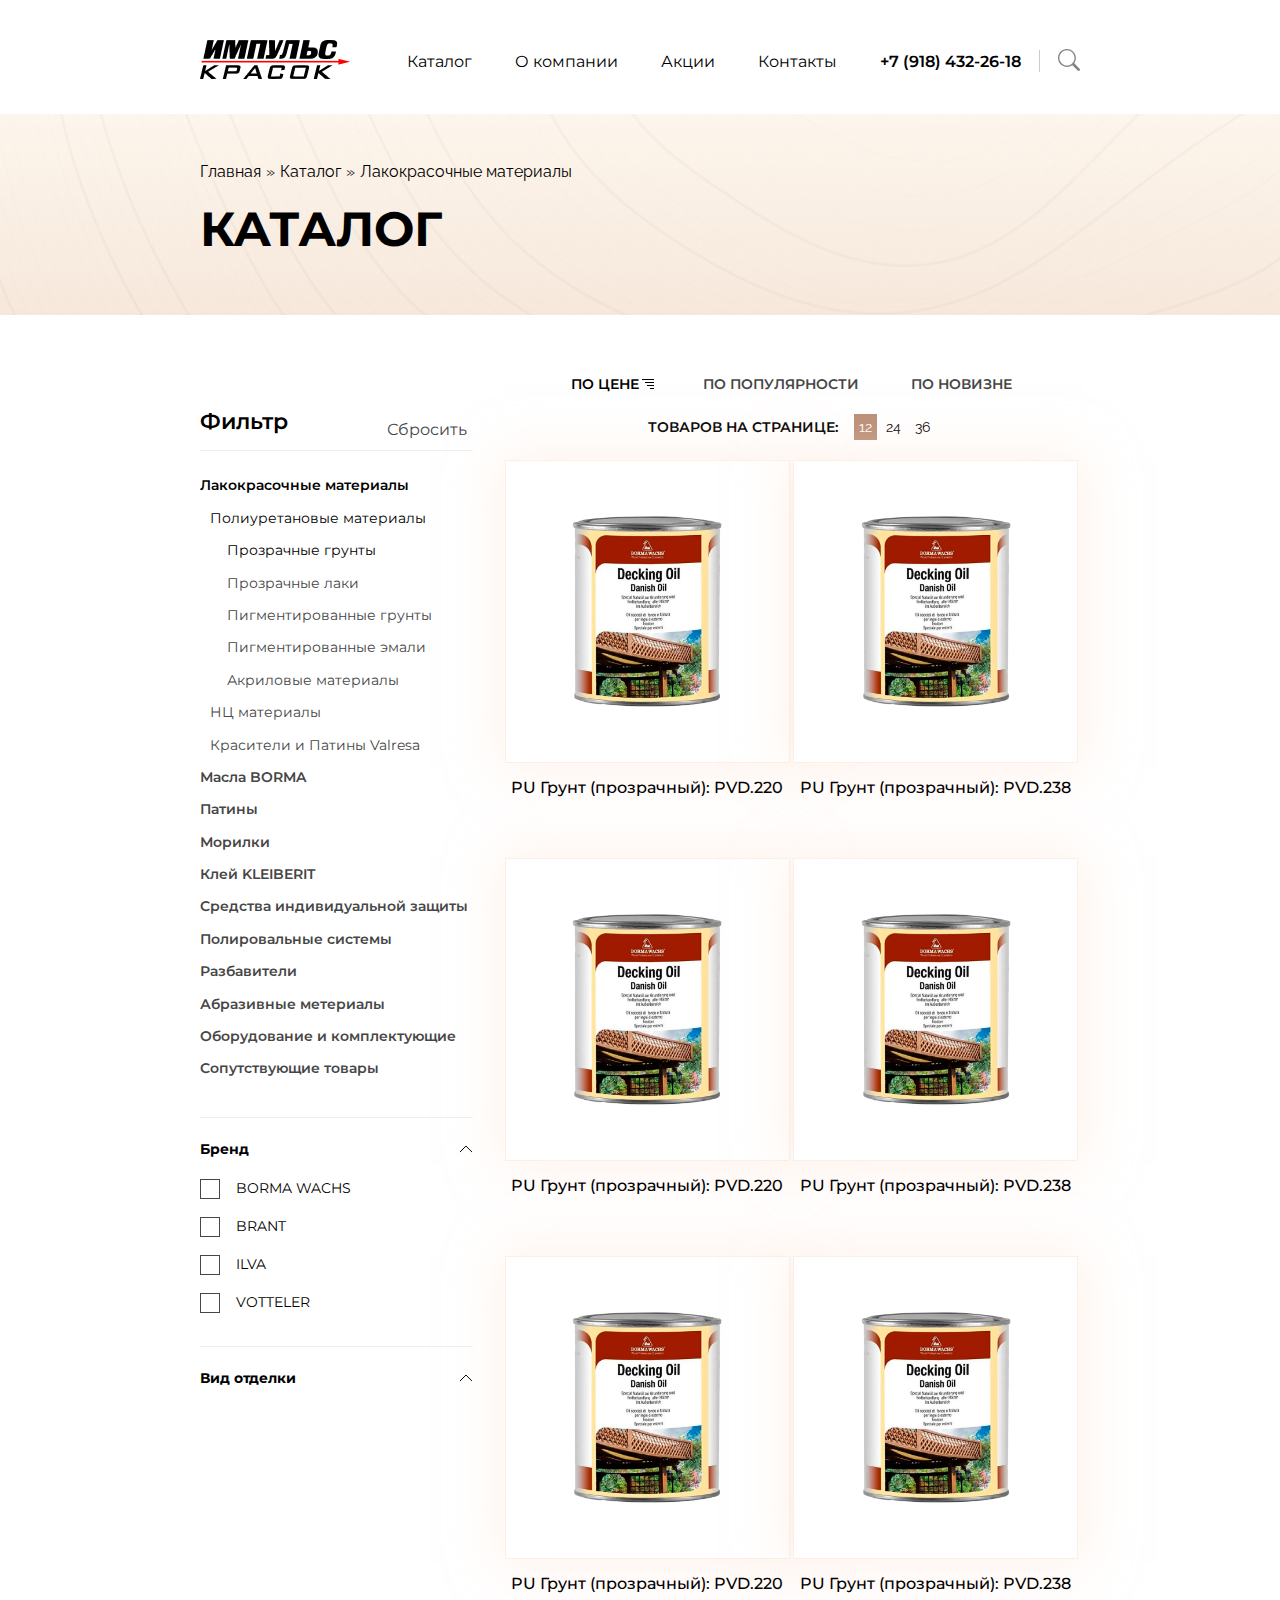
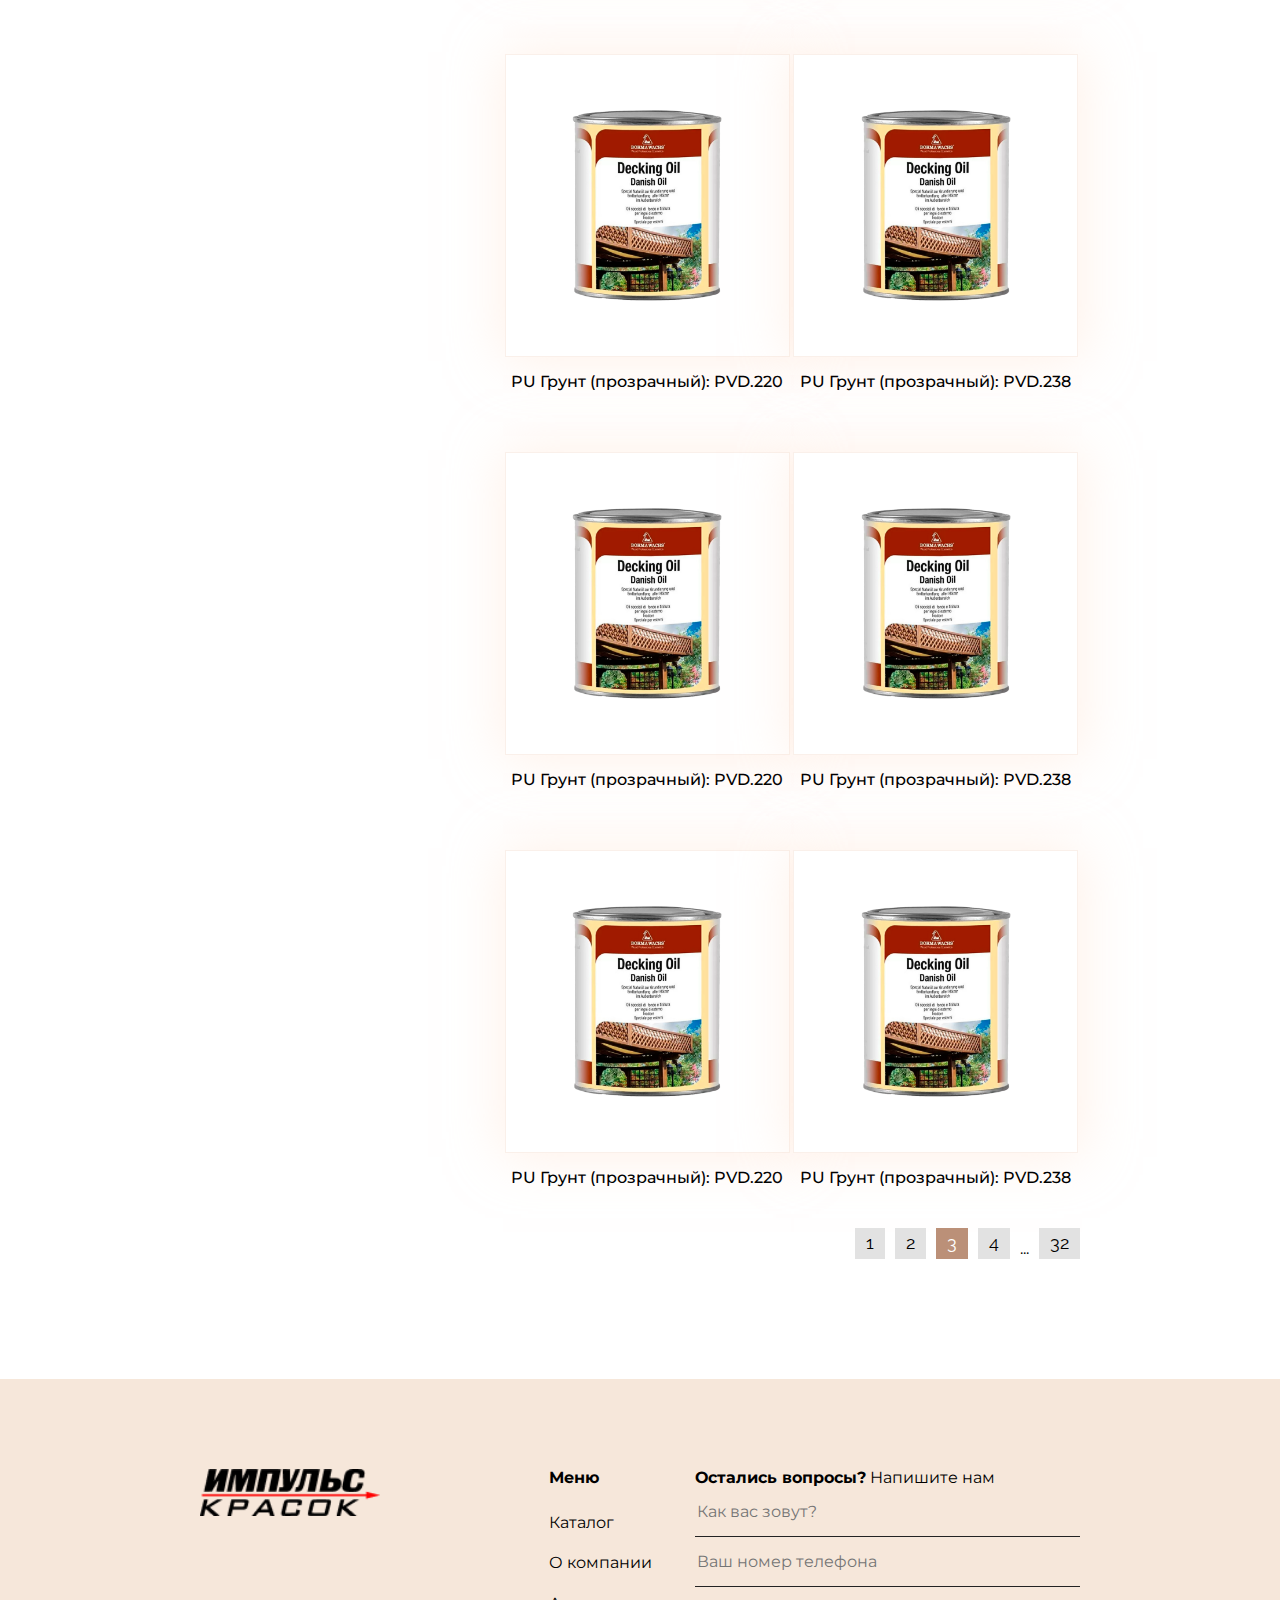
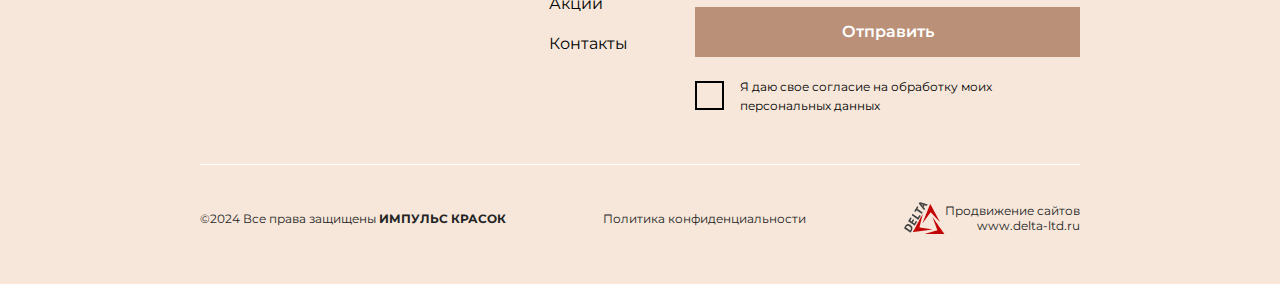
<file: pages/catalog.html>
<!DOCTYPE html>
<html lang="en">
  <head>
    <meta charset="UTF-8" />
    <meta name="viewport" content="width=device-width, initial-scale=1.0" />
    <link rel="stylesheet" href="../styles/normalize.css" />
    <link rel="stylesheet" href="../css/style.css" />
    <title>Контакты | Импуль красок</title>
  </head>
  <body>
    <header class="header container">
      <div class="header-left">
        <a href="../">
          <img src="../assets/logo_header.png" alt="Импуль красок" class="header-logo" />
        </a>
      </div>

      <div class="header-right">
        <nav class="header-menu">
          <ul>
            <li><a href="../pages/catalog.html">Каталог</a></li>
            <li><a href="../pages/about.html">О компании</a></li>
            <li><a href="../pages/stocks.html">Акции</a></li>
            <li><a href="../pages/contacts.html">Контакты</a></li>
            <li class="header-phones">
              <a href="tel:+79184322618">+7 (918) 432-26-18</a>
            </li>
          </ul>
        </nav>
        <div class="header-search">
          <img src="../assets/icons/search.svg" alt="поиск" />
        </div>
        <input id="menu-toggle" type="checkbox" />
        <label class="menu-button-container" for="menu-toggle">
          <div class="menu-button"></div>
        </label>
      </div>
    </header>
    <main class="main">
      <div class="modal-bg"></div>
      <section class="main-title">
        <div class="page-title__section container">
          <nav class="page-title__breadcumbs">
            <ul>
              <li><a href="/">Главная</a></li>
              <li><a href="/catalog">Каталог</a></li>
              <li><a href="/">Лакокрасочные материалы</a></li>
            </ul>
          </nav>
          <h1>Каталог</h1>
        </div>
      </section>
      <section class="section-catalog">
        <div class="section-catalog__container container">
          <div class="catalog-container__filters-left">
            <div class="filters-left__head">
              <div id="close-filters-button" class="close-filters close-button">
                <div class="line"></div>
                <div class="line"></div>
              </div>
              <h3>Фильтр</h3>
              <button class="filters-left__reset">Сбросить</button>
            </div>
            <div class="filters">
              <div class="filters-category">
                <ul class="filters-category__list">
                  <li class="category__list-item list-item__first list-item__active"><a href="">Лакокрасочные материалы</a></li>
                  <ul class="filters-category__list">
                    <li class="list-item__active"><a href="">Полиуретановые материалы</a></li>
                    <ul class="filters-category__list">
                      <li class="list-item__active"><a href="">Прозрачные грунты</a></li>
                      <li><a href="">Прозрачные лаки</a></li>
                      <li><a href="">Пигментированные грунты</a></li>
                      <li><a href="">Пигментированные эмали</a></li>
                      <li><a href="">Акриловые материалы</a></li>
                    </ul>
                    <li><a href="">НЦ материалы</a></li>
                    <li><a href="">Красители и Патины Valresa</a></li>
                  </ul>
                  <li class="list-item__first"><a href="">Масла BORMA</a></li>
                  <li class="list-item__first"><a href="">Патины</a></li>
                  <li class="list-item__first"><a href="">Морилки</a></li>
                  <li class="list-item__first"><a href="">Клей KLEIBERIT</a></li>
                  <li class="list-item__first"><a href="">Средства индивидуальной защиты</a></li>
                  <li class="list-item__first"><a href="">Полировальные системы</a></li>
                  <li class="list-item__first"><a href="">Разбавители</a></li>
                  <li class="list-item__first"><a href="">Абразивные метериалы</a></li>
                  <li class="list-item__first"><a href="">Оборудование и комплектующие</a></li>
                  <li class="list-item__first"><a href="">Сопутствующие товары</a></li>
                  <li class="list-item__first"><a href="">Lorem ipsum dolor sit amet consectetur</a></li>
                  <li class="list-item__first"><a href="">Lorem ipsum dolor sit amet consectetur</a></li>
                  <li class="list-item__first"><a href="">Lorem ipsum dolor sit amet consectetur</a></li>
                  <li class="list-item__first"><a href="">Lorem ipsum dolor sit amet consectetur</a></li>
                  <li class="list-item__first"><a href="">Lorem ipsum dolor sit amet consectetur</a></li>
                  <li class="list-item__first"><a href="">Lorem ipsum dolor sit amet consectetur</a></li>
                </ul>
              </div>
              <div class="filters-checkboxes filters-brand">
                <div class="filters-checkboxes__title">
                  <h4>Бренд</h4>
                  <img class="arrow-up" src="../assets/icons/arrow_up.svg" alt="" />
                </div>
                <div class="filter__checkbox-items checkbox-items__open">
                  <div class="filter__checkbox-item">
                    <input class="filter__input-checkbox" type="checkbox" name id="filter-label1" />
                    <label for="filter-label1">
                      <svg width="15" height="14" viewBox="0 0 15 14" fill="none" xmlns="http://www.w3.org/2000/svg">
                        <path d="M1 5.5L6.58401 13.0547L14.584 0.5" stroke="black" />
                      </svg>
                      BORMA WACHS</label
                    >
                  </div>
                  <div class="filter__checkbox-item">
                    <input class="filter__input-checkbox" type="checkbox" name id="filter-label2" />
                    <label for="filter-label2">
                      <svg width="15" height="14" viewBox="0 0 15 14" fill="none" xmlns="http://www.w3.org/2000/svg">
                        <path d="M1 5.5L6.58401 13.0547L14.584 0.5" stroke="black" />
                      </svg>
                      BRANT</label
                    >
                  </div>
                  <div class="filter__checkbox-item">
                    <input class="filter__input-checkbox" type="checkbox" name id="filter-label3" />
                    <label for="filter-label3">
                      <svg width="15" height="14" viewBox="0 0 15 14" fill="none" xmlns="http://www.w3.org/2000/svg">
                        <path d="M1 5.5L6.58401 13.0547L14.584 0.5" stroke="black" />
                      </svg>
                      ILVA</label
                    >
                  </div>
                  <div class="filter__checkbox-item">
                    <input class="filter__input-checkbox" type="checkbox" name id="filter-label4" />
                    <label for="filter-label4">
                      <svg width="15" height="14" viewBox="0 0 15 14" fill="none" xmlns="http://www.w3.org/2000/svg">
                        <path d="M1 5.5L6.58401 13.0547L14.584 0.5" stroke="black" />
                      </svg>
                      VOTTELER</label
                    >
                  </div>
                  <div class="filter__checkbox-item">
                    <input class="filter__input-checkbox" type="checkbox" name id="filter-label5" />
                    <label for="filter-label5">
                      <svg width="15" height="14" viewBox="0 0 15 14" fill="none" xmlns="http://www.w3.org/2000/svg">
                        <path d="M1 5.5L6.58401 13.0547L14.584 0.5" stroke="black" />
                      </svg>
                      VOTTELER</label
                    >
                  </div>
                  <div class="filter__checkbox-item">
                    <input class="filter__input-checkbox" type="checkbox" name id="filter-label6" />
                    <label for="filter-label6">
                      <svg width="15" height="14" viewBox="0 0 15 14" fill="none" xmlns="http://www.w3.org/2000/svg">
                        <path d="M1 5.5L6.58401 13.0547L14.584 0.5" stroke="black" />
                      </svg>
                      VOTTELER</label
                    >
                  </div>
                  <div class="filter__checkbox-item">
                    <input class="filter__input-checkbox" type="checkbox" name id="filter-label7" />
                    <label for="filter-label7">
                      <svg width="15" height="14" viewBox="0 0 15 14" fill="none" xmlns="http://www.w3.org/2000/svg">
                        <path d="M1 5.5L6.58401 13.0547L14.584 0.5" stroke="black" />
                      </svg>
                      VOTTELER</label
                    >
                  </div>
                  <div class="filter__checkbox-item">
                    <input class="filter__input-checkbox" type="checkbox" name id="filter-label8" />
                    <label for="filter-label8">
                      <svg width="15" height="14" viewBox="0 0 15 14" fill="none" xmlns="http://www.w3.org/2000/svg">
                        <path d="M1 5.5L6.58401 13.0547L14.584 0.5" stroke="black" />
                      </svg>
                      VOTTELER</label
                    >
                  </div>
                </div>
              </div>
              <div class="filters-checkboxes filters-typo">
                <div class="filters-checkboxes__title">
                  <h4>Вид отделки</h4>
                  <img class="arrow-up" src="../assets/icons/arrow_up.svg" alt="" />
                </div>
                <div class="filter__checkbox-items"></div>
              </div>
            </div>
          </div>
          <div class="catalog-container__items">
            <div class="catalog-container__filters-top">
              <div class="filter-buttons">
                <button class="filter-button__sort filter-button__sort-active">По цене</button>
                <button class="filter-button__sort">По популярности</button>
                <button class="filter-button__sort">По новизне</button>
              </div>
              <div class="filter__items-count">
                <span>Товаров на странице:</span>
                <button class="filter-button__number filter-button__count filter-button__count-active">12</button>
                <button class="filter-button__number filter-button__count">24</button>
                <button class="filter-button__number filter-button__count">36</button>
                
              </div>
              <button id="filter-button__all" class="filter-button__sort">Все фильтры</button>
            </div>

            <div class="items-catalog">
              <a href="./catalog-item.html" class="item-catalog">
                <div class="item-catalog__img-container">
                  <img src="../assets/images/Frame 259.png" alt />
                </div>
                <div class="item-catalog__description-container">
                  <p class="item-catalog__description-info">PU Грунт (прозрачный): PVD.220</p>
                </div>
              </a>
              <a href="./catalog-item.html" class="item-catalog">
                <div class="item-catalog__img-container">
                  <img src="../assets/images/Frame 259.png" alt />
                </div>
                <div class="item-catalog__description-container">
                  <p class="item-catalog__description-info">PU Грунт (прозрачный): PVD.238</p>
                </div>
              </a>
              <a href="./catalog-item.html" class="item-catalog">
                <div class="item-catalog__img-container">
                  <img src="../assets/images/Frame 259.png" alt />
                </div>
                <div class="item-catalog__description-container">
                  <p class="item-catalog__description-info">PU Грунт (прозрачный): PVD.220</p>
                </div>
              </a>
              <a href="./catalog-item.html" class="item-catalog">
                <div class="item-catalog__img-container">
                  <img src="../assets/images/Frame 259.png" alt />
                </div>
                <div class="item-catalog__description-container">
                  <p class="item-catalog__description-info">PU Грунт (прозрачный): PVD.238</p>
                </div>
              </a>
              <a href="./catalog-item.html" class="item-catalog">
                <div class="item-catalog__img-container">
                  <img src="../assets/images/Frame 259.png" alt />
                </div>
                <div class="item-catalog__description-container">
                  <p class="item-catalog__description-info">PU Грунт (прозрачный): PVD.220</p>
                </div>
              </a>
              <a href="./catalog-item.html" class="item-catalog">
                <div class="item-catalog__img-container">
                  <img src="../assets/images/Frame 259.png" alt />
                </div>
                <div class="item-catalog__description-container">
                  <p class="item-catalog__description-info">PU Грунт (прозрачный): PVD.238</p>
                </div>
              </a>
              <a href="./catalog-item.html" class="item-catalog">
                <div class="item-catalog__img-container">
                  <img src="../assets/images/Frame 259.png" alt />
                </div>
                <div class="item-catalog__description-container">
                  <p class="item-catalog__description-info">PU Грунт (прозрачный): PVD.220</p>
                </div>
              </a>
              <a href="./catalog-item.html" class="item-catalog">
                <div class="item-catalog__img-container">
                  <img src="../assets/images/Frame 259.png" alt />
                </div>
                <div class="item-catalog__description-container">
                  <p class="item-catalog__description-info">PU Грунт (прозрачный): PVD.238</p>
                </div>
              </a>
              <a href="./catalog-item.html" class="item-catalog">
                <div class="item-catalog__img-container">
                  <img src="../assets/images/Frame 259.png" alt />
                </div>
                <div class="item-catalog__description-container">
                  <p class="item-catalog__description-info">PU Грунт (прозрачный): PVD.220</p>
                </div>
              </a>
              <a href="./catalog-item.html" class="item-catalog">
                <div class="item-catalog__img-container">
                  <img src="../assets/images/Frame 259.png" alt />
                </div>
                <div class="item-catalog__description-container">
                  <p class="item-catalog__description-info">PU Грунт (прозрачный): PVD.238</p>
                </div>
              </a>
              <a href="./catalog-item.html" class="item-catalog">
                <div class="item-catalog__img-container">
                  <img src="../assets/images/Frame 259.png" alt />
                </div>
                <div class="item-catalog__description-container">
                  <p class="item-catalog__description-info">PU Грунт (прозрачный): PVD.220</p>
                </div>
              </a>
              <a href="./catalog-item.html" class="item-catalog">
                <div class="item-catalog__img-container">
                  <img src="../assets/images/Frame 259.png" alt />
                </div>
                <div class="item-catalog__description-container">
                  <p class="item-catalog__description-info">PU Грунт (прозрачный): PVD.238</p>
                </div>
              </a>
            </div>

            <div class="items-catalog__pagination">
              <button class="filter-button__number pagination-button">1</button>
              <button class="filter-button__number pagination-button">2</button>
              <button class="filter-button__number pagination-button pagination-button__active">3</button>
              <button class="filter-button__number pagination-button">4</button>
              <span>...</span>
              <button class="filter-button__number pagination-button">32</button>
            </div>
          </div>
        </div>
      </section>
    </main>
    <footer class="footer">
      <div class="footer-top container">
        <a href="../">
          <img src="../assets/logo_header.png" alt="Импульс красок" />
        </a>
        <nav class="footer-menu">
          <h5>Меню</h5>
          <ul>
            <li><a href="../pages/catalog.html">Каталог</a></li>
            <li><a href="../pages/about.html">О компании</a></li>
            <li><a href="../pages/stocks.html">Акции</a></li>
            <li><a href="../pages/contacts.html">Контакты</a></li>
          </ul>
        </nav>
        <form class="contact-form" action>
          <span><b>Остались вопросы?</b> Напишите нам</span>
          <input class="contact-form__input-text" type="text" name id placeholder="Как вас зовут?" />
          <input class="contact-form__input-text" type="tel" name id placeholder="Ваш номер телефона" />
          <input class="contact-form__input-button" type="button" value="Отправить" />
          <div class="contact-form__checkbox-container">
            <input class="contact-form__input-checkbox" type="checkbox" name id="consent" />
            <label for="consent">
              <svg width="15" height="14" viewBox="0 0 15 14" fill="none" xmlns="http://www.w3.org/2000/svg">
                <path d="M1 5.5L6.58401 13.0547L14.584 0.5" stroke="black" />
              </svg>
              Я даю свое согласие на обработку моих<br />персональных данных</label
            >
          </div>
        </form>
      </div>
      <div class="footer-bottom container">
        <div class="footer-bottom__border">
          <span>©2024 Все права защищены <b>ИМПУЛЬС КРАСОК</b></span>
          <a href>
            <span>Политика конфиденциальности</span>
          </a>
          <div class="footer-delta">
            <a href="https://delta-ltd.ru/">
              <img src="../assets/icons/delta-ltd.png" alt="delta-ltd" />
              <div>
                <span>Продвижение сайтов</span>
                <br />
                <span>www.delta-ltd.ru</span>
              </div>
            </a>
          </div>
        </div>
      </div>
    </footer>
    <script src="../index.js"></script>
  </body>
</html>
</file>
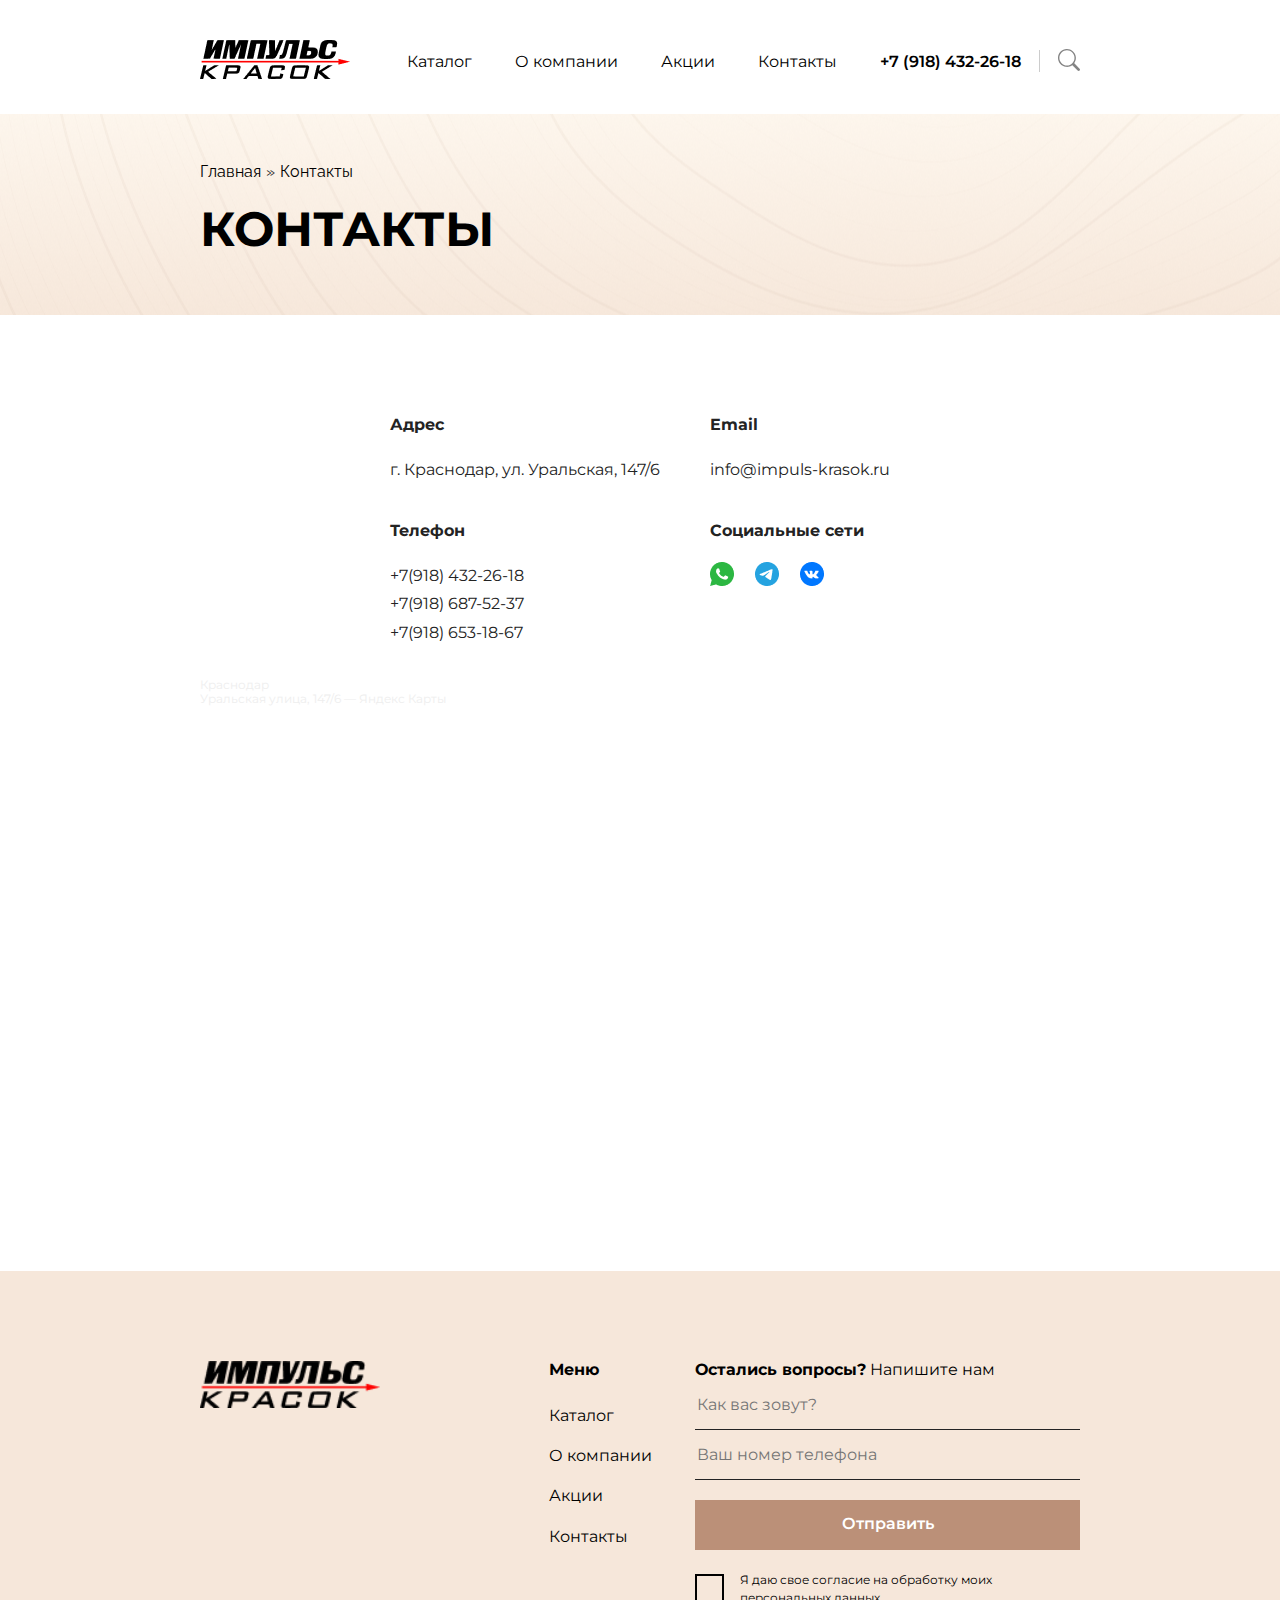
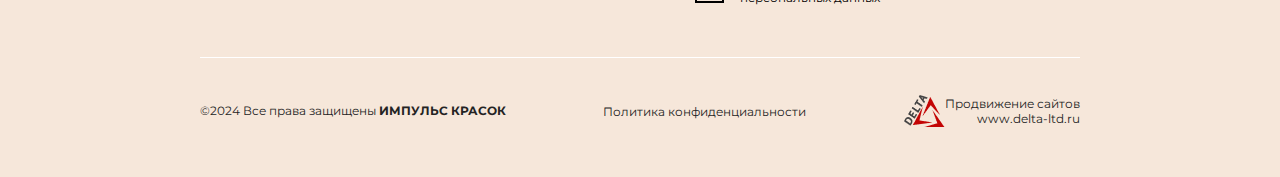
<file: pages/contacts.html>
<!DOCTYPE html>
<html lang="en">
  <head>
    <meta charset="UTF-8" />
    <meta name="viewport" content="width=device-width, initial-scale=1.0" />
    <link rel="stylesheet" href="../styles/normalize.css" />
    <link rel="stylesheet" href="../css/style.css" />
    <title>Контакты | Импуль красок</title>
  </head>
  <body>
    <header class="header container">
      <div class="header-left">
        <a href="../">
          <img src="../assets/logo_header.png" alt="Импуль красок" class="header-logo" />
        </a>
      </div>

      <div class="header-right">
        <nav class="header-menu">
          <ul>
            <li><a href="../pages/catalog.html">Каталог</a></li>
            <li><a href="../pages/about.html">О компании</a></li>
            <li><a href="../pages/stocks.html">Акции</a></li>
            <li><a href="../pages/contacts.html">Контакты</a></li>
            <li class="header-phones">
              <a href="tel:+79184322618">+7 (918) 432-26-18</a>
            </li>
          </ul>
        </nav>
        <div class="header-search">
          <img src="../assets/icons/search.svg" alt="поиск" />
        </div>
        <input id="menu-toggle" type="checkbox" />
        <label class="menu-button-container" for="menu-toggle">
          <div class="menu-button"></div>
        </label>
      </div>
    </header>

    <main class="main">
      <section class="main-title">
        <div class="page-title__section container">
          <nav class="page-title__breadcumbs">
            <ul>
              <li><a href="/">Главная</a></li>
              <li><a href="/about">Контакты</a></li>
            </ul>
          </nav>
          <h1>Контакты</h1>
        </div>
      </section>
      <section class="section-contacts container">
        <div class="contacts-container contacts-page__contacts-container">
          <div class="contacts-info">
            <div class="contacts-info__data contacts-page__info">
              <div>
                <h4>Адрес</h4>
                <p>г. Краснодар, ул. Уральская, 147/6</p>
              </div>
              <div>
                <h4>Email</h4>
                <p><a href="mailto:info@impuls-krasok.ru">info@impuls-krasok.ru</a></p>
              </div>
              <div class="contacts-page__info-tel">
                <h4>Телефон</h4>
                <a href="tel:+">+7(918) 432-26-18</a>
                <a href="tel:+">+7(918) 687-52-37</a>
                <a href="tel:+">+7(918) 653-18-67</a>
              </div>
              <div>
                <h4>Социальные сети</h4>
                <div class="contacts-info__social">
                  <a href="http://"><img src="../assets/social/whatsapp.png" alt="whatsApp" /></a>
                  <a href="http://"><img src="../assets/social/telegram.png" alt="telegram" /></a>
                  <a href="http://"><img src="../assets/social/vk.png" alt="VK" /></a>
                </div>
              </div>
            </div>
          </div>
          <div class="contacts-map">
            <div style="position: relative; overflow: hidden">
              <a
                href="https://yandex.ru/maps/35/krasnodar/?utm_medium=mapframe&utm_source=maps"
                style="color: #eee; font-size: 12px; position: absolute; top: 0px"
                >Краснодар</a
              ><a
                href="https://yandex.ru/maps/35/krasnodar/house/uralskaya_ulitsa_147_6/Z0AYdwVgTUYBQFpvfXx1dXxlbQ==/?ll=39.120436%2C45.044069&utm_medium=mapframe&utm_source=maps&z=17.11"
                style="color: #eee; font-size: 12px; position: absolute; top: 14px"
                >Уральская улица, 147/6 — Яндекс Карты</a
              ><iframe
                src="https://yandex.ru/map-widget/v1/?ll=39.120436%2C45.044069&mode=search&ol=geo&ouri=ymapsbm1%3A%2F%2Fgeo%3Fdata%3DCgg1NjM4ODY4NBJG0KDQvtGB0YHQuNGPLCDQmtGA0LDRgdC90L7QtNCw0YAsINCj0YDQsNC70YzRgdC60LDRjyDRg9C70LjRhtCwLCAxNDcvNiIKDVR7HEIVIS00Qg%2C%2C&z=17.11"
                class="map-iframe map-iframe__contacts-page"
                frameborder="0"
                allowfullscreen="true"
                style="position: relative"
              ></iframe>
            </div>
          </div>
        </div>
      </section>
    </main>

    <footer class="footer">
      <div class="footer-top container">
        <a href="../">
          <img src="../assets/logo_header.png" alt="Импульс красок" />
        </a>
        <nav class="footer-menu">
          <h5>Меню</h5>
          <ul>
            <li><a href="../pages/catalog.html">Каталог</a></li>
            <li><a href="../pages/about.html">О компании</a></li>
            <li><a href="../pages/stocks.html">Акции</a></li>
            <li><a href="../pages/contacts.html">Контакты</a></li>
          </ul>
        </nav>
        <form class="contact-form" action="">
          <span><b>Остались вопросы?</b> Напишите нам</span>
          <input class="contact-form__input-text" type="text" name="" id="" placeholder="Как вас зовут?" />
          <input class="contact-form__input-text" type="tel" name="" id="" placeholder="Ваш номер телефона" />
          <input class="contact-form__input-button" type="button" value="Отправить" />
          <div class="contact-form__checkbox-container">
            <input class="contact-form__input-checkbox" type="checkbox" name="" id="consent" />
            <label for="consent">
              <svg width="15" height="14" viewBox="0 0 15 14" fill="none" xmlns="http://www.w3.org/2000/svg">
                <path d="M1 5.5L6.58401 13.0547L14.584 0.5" stroke="black" />
              </svg>
              Я даю свое согласие на обработку моих<br />персональных данных</label
            >
          </div>
        </form>
      </div>
      <div class="footer-bottom container">
        <div class="footer-bottom__border">
          <span>©2024 Все права защищены <b>ИМПУЛЬС КРАСОК</b></span>
          <a href="">
            <span>Политика конфиденциальности</span>
          </a>
          <div class="footer-delta">
            <a href="https://delta-ltd.ru/">
              <img src="../assets/icons/delta-ltd.png" alt="delta-ltd" />
              <div>
                <span>Продвижение сайтов</span>
                <br />
                <span>www.delta-ltd.ru</span>
              </div>
            </a>
          </div>
        </div>
      </div>
    </footer>
    <script src="../index.js"></script>
  </body>
</html>
</file>
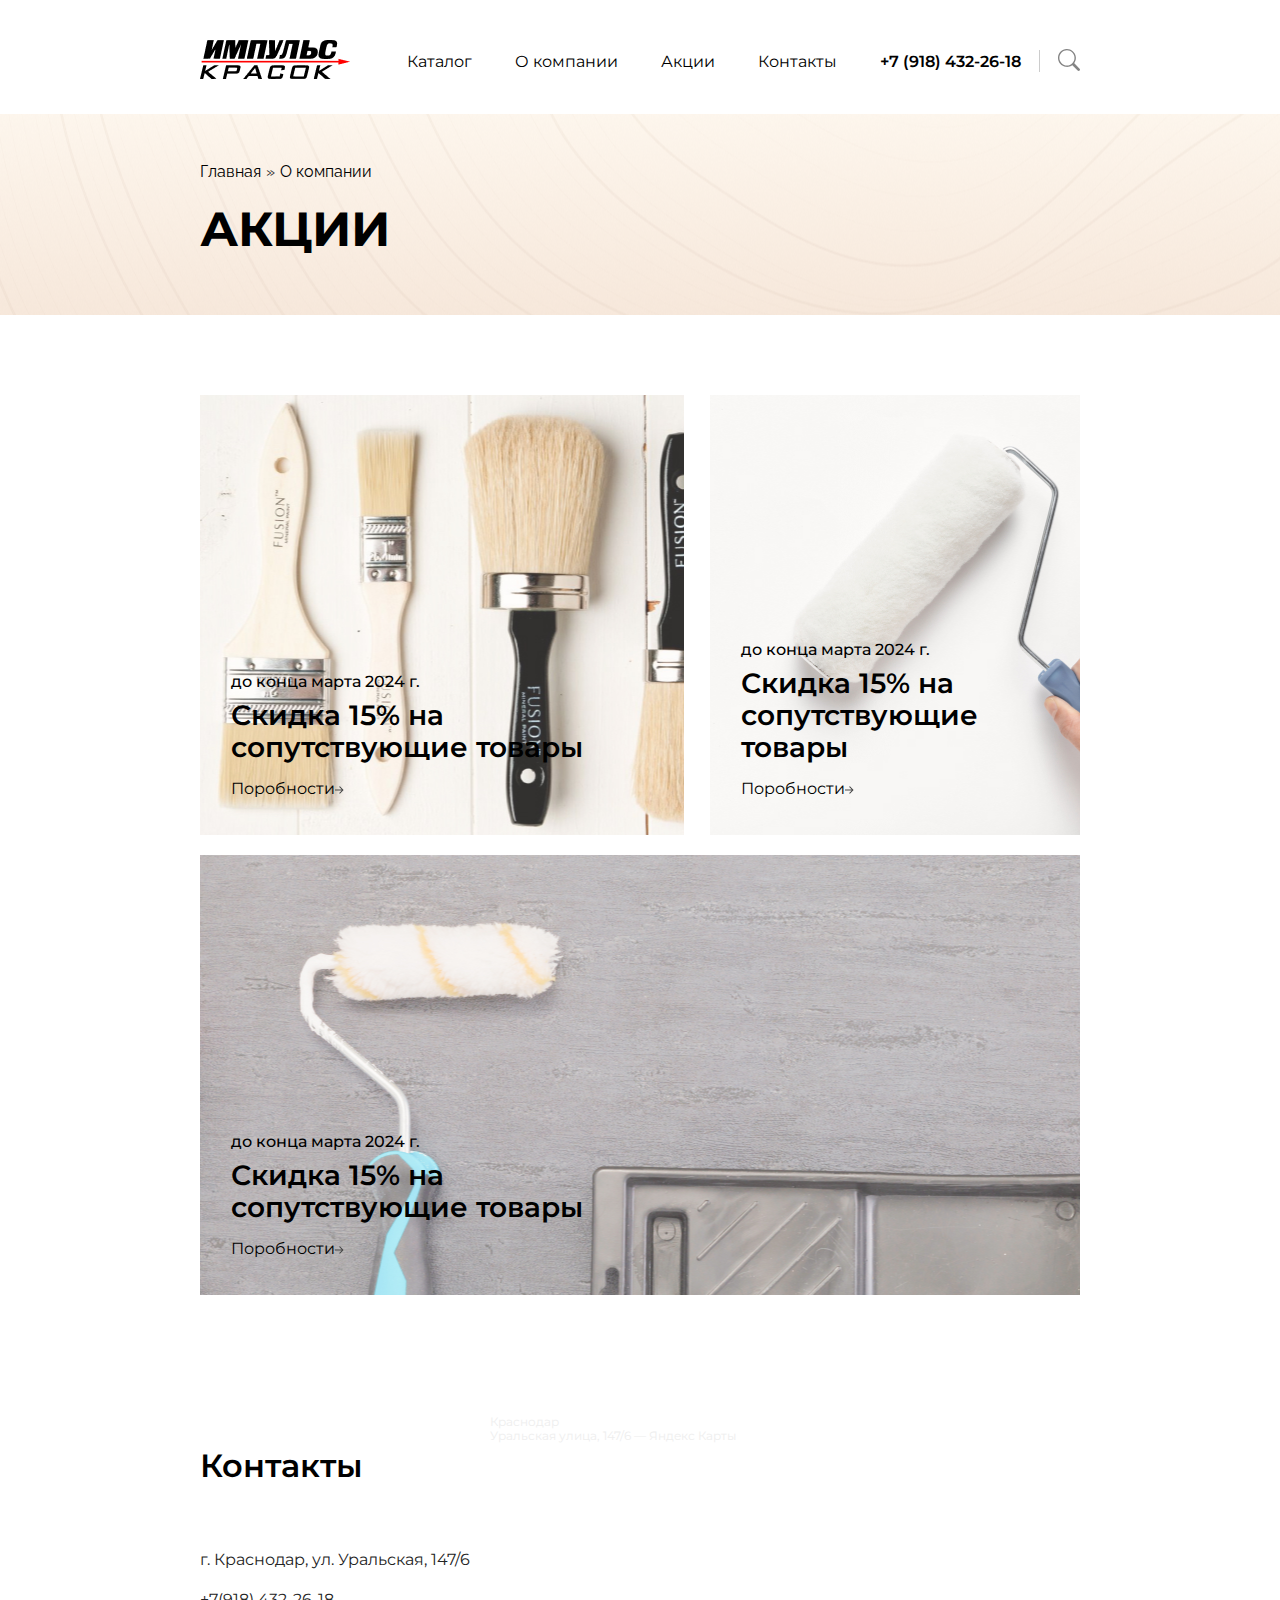
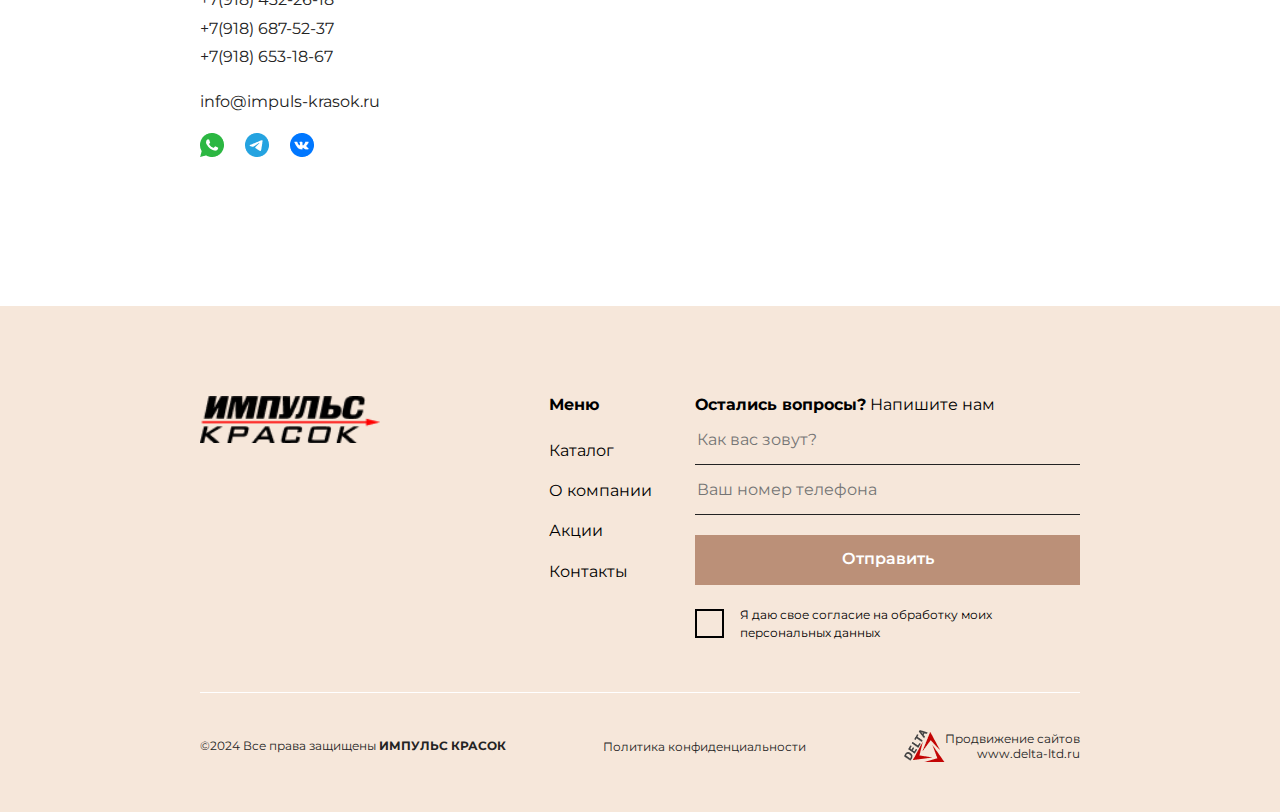
<file: pages/stocks.html>
<!DOCTYPE html>
<html lang="en">
  <head>
    <meta charset="UTF-8" />
    <meta name="viewport" content="width=device-width, initial-scale=1.0" />
    <link rel="stylesheet" href="../styles/normalize.css" />
    <link rel="stylesheet" href="../css/style.css" />
    <title>Акции | Импуль красок</title>
  </head>
  <body>
    <header class="header container">
      <div class="header-left">
        <a href="../">
          <img src="../assets/logo_header.png" alt="Импуль красок" class="header-logo" />
        </a>
      </div>

      <div class="header-right">
        <nav class="header-menu">
          <ul>
            <li><a href="../pages/catalog.html">Каталог</a></li>
            <li><a href="../pages/about.html">О компании</a></li>
            <li><a href="../pages/stocks.html">Акции</a></li>
            <li><a href="../pages/contacts.html">Контакты</a></li>
            <li class="header-phones">
              <a href="tel:+79184322618">+7 (918) 432-26-18</a>
            </li>
          </ul>
        </nav>
        <div class="header-search">
          <img src="../assets/icons/search.svg" alt="поиск" />
        </div>
        <input id="menu-toggle" type="checkbox" />
        <label class="menu-button-container" for="menu-toggle">
          <div class="menu-button"></div>
        </label>
      </div>
    </header>

    <main class="main">
      <section class="main-title">
        <div class="page-title__section container">
          <nav class="page-title__breadcumbs">
            <ul>
              <li><a href="/">Главная</a></li>
              <li><a href="/about">О компании</a></li>
            </ul>
          </nav>
          <h1>Акции</h1>
        </div>
      </section>
      <section class="stocks-section">
        <div class="stock-items container">
          <article class="stock-item">
            <p>до конца марта 2024 г.</p>
            <h4>Скидка 15% на<br />сопутствующие товары</h4>
            <a href=""><span>Поробности</span><img src="../assets/icons/arrow.svg" alt class="arrow-icon" /></a>
          </article>
          <article class="stock-item">
            <p>до конца марта 2024 г.</p>
            <h4>Скидка 15% на<br />сопутствующие товары</h4>
            <a href=""><span>Поробности</span><img src="../assets/icons/arrow.svg" alt class="arrow-icon" /></a>
          </article>
          <article class="stock-item">
            <p>до конца марта 2024 г.</p>
            <h4>Скидка 15% на<br />сопутствующие товары</h4>
            <a href=""><span>Поробности</span><img src="../assets/icons/arrow.svg" alt class="arrow-icon" /></a>
          </article>
        </div>
      </section>
      <section class="section-contacts container">
        <div class="contacts-container">
          <div class="contacts-info">
            <h3 class="contacts-info__head">Контакты</h3>
            <div class="contacts-info__data">
              <p>г. Краснодар, ул. Уральская, 147/6</p>
              <a href="tel:+">+7(918) 432-26-18</a>
              <a href="tel:+">+7(918) 687-52-37</a>
              <a href="tel:+">+7(918) 653-18-67</a>
              <p><a href="mailto:info@impuls-krasok.ru">info@impuls-krasok.ru</a></p>
            </div>
            <div class="contacts-info__social">
              <a href="http://"><img src="../assets/social/whatsapp.png" alt="whatsApp" /></a>
              <a href="http://"><img src="../assets/social/telegram.png" alt="telegram" /></a>
              <a href="http://"><img src="../assets/social/vk.png" alt="VK" /></a>
            </div>
          </div>
          <div class="contacts-map">
            <div style="position: relative; overflow: hidden">
              <a
                href="https://yandex.ru/maps/35/krasnodar/?utm_medium=mapframe&utm_source=maps"
                style="color: #eee; font-size: 12px; position: absolute; top: 0px"
                >Краснодар</a
              ><a
                href="https://yandex.ru/maps/35/krasnodar/house/uralskaya_ulitsa_147_6/Z0AYdwVgTUYBQFpvfXx1dXxlbQ==/?ll=39.120436%2C45.044069&utm_medium=mapframe&utm_source=maps&z=17.11"
                style="color: #eee; font-size: 12px; position: absolute; top: 14px"
                >Уральская улица, 147/6 — Яндекс Карты</a
              ><iframe
                src="https://yandex.ru/map-widget/v1/?ll=39.120436%2C45.044069&mode=search&ol=geo&ouri=ymapsbm1%3A%2F%2Fgeo%3Fdata%3DCgg1NjM4ODY4NBJG0KDQvtGB0YHQuNGPLCDQmtGA0LDRgdC90L7QtNCw0YAsINCj0YDQsNC70YzRgdC60LDRjyDRg9C70LjRhtCwLCAxNDcvNiIKDVR7HEIVIS00Qg%2C%2C&z=17.11"
                class="map-iframe"
                frameborder="0"
                allowfullscreen="true"
                style="position: relative"
              ></iframe>
            </div>
          </div>
        </div>
      </section>
    </main>

    <footer class="footer">
      <div class="footer-top container">
        <a href="../">
          <img src="../assets/logo_header.png" alt="Импульс красок" />
        </a>
        <nav class="footer-menu">
          <h5>Меню</h5>
          <ul>
            <li><a href="../pages/catalog.html">Каталог</a></li>
            <li><a href="../pages/about.html">О компании</a></li>
            <li><a href="../pages/stocks.html">Акции</a></li>
            <li><a href="../pages/contacts.html">Контакты</a></li>
          </ul>
        </nav>
        <form class="contact-form" action="">
          <span><b>Остались вопросы?</b> Напишите нам</span>
          <input class="contact-form__input-text" type="text" name="" id="" placeholder="Как вас зовут?" />
          <input class="contact-form__input-text" type="tel" name="" id="" placeholder="Ваш номер телефона" />
          <input class="contact-form__input-button" type="button" value="Отправить" />
          <div class="contact-form__checkbox-container">
            <input class="contact-form__input-checkbox" type="checkbox" name="" id="consent" />
            <label for="consent">
              <svg width="15" height="14" viewBox="0 0 15 14" fill="none" xmlns="http://www.w3.org/2000/svg">
                <path d="M1 5.5L6.58401 13.0547L14.584 0.5" stroke="black" />
              </svg>
              Я даю свое согласие на обработку моих<br />персональных данных</label
            >
          </div>
        </form>
      </div>
      <div class="footer-bottom container">
        <div class="footer-bottom__border">
          <span>©2024 Все права защищены <b>ИМПУЛЬС КРАСОК</b></span>
          <a href="">
            <span>Политика конфиденциальности</span>
          </a>
          <div class="footer-delta">
            <a href="https://delta-ltd.ru/">
              <img src="../assets/icons/delta-ltd.png" alt="delta-ltd" />
              <div>
                <span>Продвижение сайтов</span>
                <br />
                <span>www.delta-ltd.ru</span>
              </div>
            </a>
          </div>
        </div>
      </div>
    </footer>
    <script src="../index.js"></script>
  </body>
</html>
</file>
<file: css/style.css>
@charset "UTF-8";
@font-face {
  font-family: "Raleway";
  src: local("Raleway Regular"), local("Raleway-Regular"), url("../assets/fonts/Raleway-Regular.ttf") format("truetype");
  font-weight: normal;
  font-style: normal;
  font-display: swap;
}
@font-face {
  font-family: "Raleway";
  src: local("Raleway SemiBold"), local("Raleway-SemiBold"), url("../assets/fonts/Raleway-SemiBold.ttf") format("truetype");
  font-weight: 600;
  font-style: normal;
  font-display: swap;
}
@font-face {
  font-family: "Montserrat";
  src: local("Montserrat Light"), local("Montserrat-Light"), url("../assets/fonts/Montserrat-Light.ttf") format("truetype");
  font-weight: 300;
  font-style: normal;
  font-display: swap;
}
@font-face {
  font-family: "Montserrat";
  src: local("Montserrat Medium"), local("Montserrat-Medium"), url("../assets/fonts/Montserrat-Medium.ttf") format("truetype");
  font-weight: 500;
  font-style: normal;
  font-display: swap;
}
@font-face {
  font-family: "Montserrat";
  src: local("Montserrat Bold"), local("Montserrat-Bold"), url("../assets/fonts/Montserrat-Bold.ttf") format("truetype");
  font-weight: bold;
  font-style: normal;
  font-display: swap;
}
@font-face {
  font-family: "Montserrat";
  src: local("Montserrat SemiBold"), local("Montserrat-SemiBold"), url("../assets/fonts/Montserrat-SemiBold.ttf") format("truetype");
  font-weight: 600;
  font-style: normal;
  font-display: swap;
}
@font-face {
  font-family: "Raleway";
  src: local("Raleway Medium"), local("Raleway-Medium"), url("../assets/fonts/Raleway-Medium.ttf") format("truetype");
  font-weight: 500;
  font-style: normal;
  font-display: swap;
}
@font-face {
  font-family: "Montserrat";
  src: local("Montserrat Regular"), local("Montserrat-Regular"), url("../assets/fonts/Montserrat-Regular.ttf") format("truetype");
  font-weight: normal;
  font-style: normal;
  font-display: swap;
}
:root {
  --font-black: #000;
  --font-dark: #232323;
  --font-gray: #464646;
  --font-light-gray: #747474;
  --card-beige: #FAF0EA;
  --footer: #F6E7DA;
}

* {
  -webkit-box-sizing: border-box;
          box-sizing: border-box;
  font-size: 16px;
}

body {
  font-family: "Montserrat", sans-serif;
  margin: 0 auto;
}

a {
  color: var(--font-black);
  -webkit-transition: all 0.2s ease-in;
  transition: all 0.2s ease-in;
  text-decoration: none;
}
a:hover {
  color: var(--font-gray);
}

h2 {
  font-size: 32px;
  font-weight: 600;
  line-height: 120%;
  letter-spacing: 0;
}

h3 {
  color: var(--font-black);
  font-family: Montserrat;
  font-size: 32px;
  font-weight: 600;
  line-height: 120%;
  letter-spacing: 0;
}

.container {
  max-width: 1600px;
  padding: 0 200px;
}

.bold {
  font-weight: bold;
}

.map-iframe {
  width: 590px;
  height: 367px;
}

@media screen and (max-width: 1024px) {
  .container {
    padding: 0 100px;
  }
}
.header {
  position: relative;
  display: -webkit-box;
  display: -ms-flexbox;
  display: flex;
  -webkit-box-orient: horizontal;
  -webkit-box-direction: normal;
      -ms-flex-direction: row;
          flex-direction: row;
  -webkit-box-pack: justify;
      -ms-flex-pack: justify;
          justify-content: space-between;
  -webkit-box-align: center;
      -ms-flex-align: center;
          align-items: center;
  width: 100%;
  height: 114px;
  padding-top: 10px;
  margin: auto;
  z-index: 100;
}

.header-right {
  display: -webkit-box;
  display: -ms-flexbox;
  display: flex;
  -webkit-box-align: center;
      -ms-flex-align: center;
          align-items: center;
}

.header-menu {
  display: -webkit-box;
  display: -ms-flexbox;
  display: flex;
  margin-right: 36px;
}
.header-menu ul {
  display: -webkit-box;
  display: -ms-flexbox;
  display: flex;
  -webkit-box-orient: horizontal;
  -webkit-box-direction: normal;
      -ms-flex-direction: row;
          flex-direction: row;
  list-style: none;
  gap: 43px;
  padding-left: 0;
}
.header-menu::after {
  content: "";
  width: 1px;
  height: 22px;
  background-color: rgba(0, 0, 0, 0.2);
  -webkit-transform: translate(18px, 13px);
          transform: translate(18px, 13px);
}

.header-phones {
  font-weight: 600;
  color: var(--font-black);
}

.header-search {
  cursor: pointer;
}

.header-mobile {
  position: absolute;
  z-index: 100;
  -webkit-box-orient: vertical;
  -webkit-box-direction: normal;
      -ms-flex-direction: column;
          flex-direction: column;
  width: 100%;
  background-color: #fff;
  right: 0;
  display: none;
}
.header-mobile .header-menu ul {
  -webkit-box-orient: vertical;
  -webkit-box-direction: normal;
      -ms-flex-direction: column;
          flex-direction: column;
}

.menu-button-container {
  display: none;
  height: 100%;
  width: 30px;
  height: 30px;
  cursor: pointer;
  -webkit-box-orient: vertical;
  -webkit-box-direction: normal;
      -ms-flex-direction: column;
          flex-direction: column;
  -webkit-box-pack: center;
      -ms-flex-pack: center;
          justify-content: center;
  -webkit-box-align: center;
      -ms-flex-align: center;
          align-items: center;
  margin-left: 16px;
}

#menu-toggle {
  display: none;
}

.menu-button,
.menu-button::before,
.menu-button::after {
  display: block;
  background-color: var(--font-gray);
  position: absolute;
  height: 4px;
  width: 30px;
  -webkit-transition: -webkit-transform 400ms cubic-bezier(0.23, 1, 0.32, 1);
  transition: -webkit-transform 400ms cubic-bezier(0.23, 1, 0.32, 1);
  transition: transform 400ms cubic-bezier(0.23, 1, 0.32, 1);
  transition: transform 400ms cubic-bezier(0.23, 1, 0.32, 1), -webkit-transform 400ms cubic-bezier(0.23, 1, 0.32, 1);
  border-radius: 2px;
}

.menu-button::before {
  content: "";
  margin-top: -8px;
}

.menu-button::after {
  content: "";
  margin-top: 8px;
}

#menu-toggle:checked + .menu-button-container .menu-button::before {
  margin-top: 0px;
  -webkit-transform: rotate(405deg);
          transform: rotate(405deg);
}

#menu-toggle:checked + .menu-button-container .menu-button {
  background: rgba(255, 255, 255, 0);
}

#menu-toggle:checked + .menu-button-container .menu-button::after {
  margin-top: 0px;
  -webkit-transform: rotate(-405deg);
          transform: rotate(-405deg);
}

.menu-checked::before {
  margin-top: 0px;
  -webkit-transform: rotate(405deg);
          transform: rotate(405deg);
}
.menu-checked::after {
  margin-top: 0px;
  -webkit-transform: rotate(-405deg);
          transform: rotate(-405deg);
}

@media screen and (max-width: 1260px) {
  .header-menu ul {
    gap: 15px;
  }
}
@media screen and (max-width: 1150px) {
  .header {
    position: fixed;
    background-color: var(--footer);
    width: 100%;
    top: 0;
  }
  .menu-button-container {
    display: -webkit-box;
    display: -ms-flexbox;
    display: flex;
  }
  .header-right {
    -webkit-box-pack: justify;
        -ms-flex-pack: justify;
            justify-content: space-between;
  }
  .header-menu {
    position: absolute;
    top: 0;
    left: 0;
    width: 100%;
  }
  .header-menu::after {
    width: 0;
  }
  .header-menu ul {
    position: absolute;
    top: 0;
    margin-top: 114px;
    left: 0;
    -webkit-box-orient: vertical;
    -webkit-box-direction: normal;
        -ms-flex-direction: column;
            flex-direction: column;
    width: 100%;
    -webkit-box-pack: center;
        -ms-flex-pack: center;
            justify-content: center;
    -webkit-box-align: center;
        -ms-flex-align: center;
            align-items: center;
    width: 100%;
    gap: 0;
  }
  .header-menu ul li {
    height: 0;
    margin: 0;
    padding: 0;
    border: 0;
    -webkit-transition: height 400ms cubic-bezier(0.23, 1, 0.32, 1);
    transition: height 400ms cubic-bezier(0.23, 1, 0.32, 1);
    overflow: hidden;
    width: 100%;
    display: -webkit-box;
    display: -ms-flexbox;
    display: flex;
    -webkit-box-pack: center;
        -ms-flex-pack: center;
            justify-content: center;
    -webkit-box-align: center;
        -ms-flex-align: center;
            align-items: center;
    background-color: #222;
  }
  .header-menu ul li a {
    display: block;
    color: #fff;
  }
  .open-menu ul li {
    border: 1px solid #333;
    height: 2.5em;
    padding: 0.5em;
    -webkit-transition: height 400ms cubic-bezier(0.23, 1, 0.32, 1);
    transition: height 400ms cubic-bezier(0.23, 1, 0.32, 1);
  }
}
@media screen and (max-width: 480px) {
  .header .header-left {
    padding-left: 10px;
  }
  .header .header-right {
    padding-right: 10px;
  }
}
.main {
  margin: 0 auto;
  width: 100%;
}

.main-hero {
  width: 100%;
  height: 629px;
  background-image: url("../assets/bg/impuls-bg.jpg");
  background-position: center center;
  background-size: cover;
  color: var(--font-dark);
}

.main-hero__headers {
  padding-top: 192px;
  margin: 0 auto;
}

.main-hero__head1 {
  font-size: 64px;
  line-height: 150%;
  font-weight: 700;
  text-transform: uppercase;
  margin-bottom: 40px;
  margin-top: 0;
}

.main-hero__head2 {
  font-weight: 500;
  font-size: 36px;
  max-width: 484px;
  line-height: 150%;
}

.main-advantages {
  display: -webkit-box;
  display: -ms-flexbox;
  display: flex;
  -webkit-box-orient: horizontal;
  -webkit-box-direction: normal;
      -ms-flex-direction: row;
          flex-direction: row;
  -webkit-box-pack: justify;
      -ms-flex-pack: justify;
          justify-content: space-between;
  -webkit-box-align: center;
      -ms-flex-align: center;
          align-items: center;
  margin: 40px auto 25px;
  margin-top: 40px;
}

.advantages-item {
  display: -webkit-box;
  display: -ms-flexbox;
  display: flex;
  -webkit-box-orient: horizontal;
  -webkit-box-direction: normal;
      -ms-flex-direction: row;
          flex-direction: row;
  -webkit-box-align: center;
      -ms-flex-align: center;
          align-items: center;
  gap: 20px;
  min-width: 248px;
}

.advantages-item__img {
  width: 50px;
  height: 50px;
}

.main-catalog {
  margin: 0 auto;
}

.catalog-item {
  border: 1px solid var(--card-beige);
}

.catalog-items__top {
  display: grid;
  grid-template-columns: repeat(3, 386px);
  grid-template-rows: repeat(3, 210px);
  justify-items: center;
  gap: 20px 20px;
  grid-template-areas: "A B C" "A D E" "G F E";
}
.catalog-items__top .catalog-item:first-child {
  -webkit-box-orient: vertical;
  -webkit-box-direction: reverse;
      -ms-flex-direction: column-reverse;
          flex-direction: column-reverse;
  -webkit-box-pack: justify;
      -ms-flex-pack: justify;
          justify-content: space-between;
  padding-top: 130px;
}
.catalog-items__top .catalog-item:first-child .catalog-item__info {
  -ms-flex-item-align: start;
      align-self: flex-start;
}
.catalog-items__top .catalog-item:first-child .catalog-item__image-container img {
  max-width: 270px;
  max-height: 200px;
}
.catalog-items__top .catalog-item:nth-child(1) {
  grid-area: A;
}
.catalog-items__top .catalog-item:nth-child(2) {
  grid-area: B;
}
.catalog-items__top .catalog-item:nth-child(2) .catalog-item__image-container img {
  max-height: 140px;
}
.catalog-items__top .catalog-item:nth-child(3) {
  grid-area: C;
}
.catalog-items__top .catalog-item:nth-child(3) .catalog-item__image-container img {
  max-height: 140px;
}
.catalog-items__top .catalog-item:nth-child(4) {
  grid-area: D;
  gap: 76px;
}
.catalog-items__top .catalog-item:nth-child(4) img {
  max-height: 140px;
}
.catalog-items__top .catalog-item:nth-child(5) {
  grid-area: E;
}
.catalog-items__top .catalog-item:nth-child(5) img {
  max-height: 320px;
}
.catalog-items__top .catalog-item:nth-child(6) {
  grid-area: G;
  -webkit-box-orient: vertical;
  -webkit-box-direction: reverse;
      -ms-flex-direction: column-reverse;
          flex-direction: column-reverse;
  gap: 0px;
}
.catalog-items__top .catalog-item:nth-child(6) .catalog-item__info {
  -ms-flex-item-align: start;
      align-self: flex-start;
}
.catalog-items__top .catalog-item:nth-child(7) {
  grid-area: F;
  gap: 20px;
}
.catalog-items__top .catalog-item:nth-child(7) img {
  max-height: 150px;
}

.catalog-items__bottom {
  display: -webkit-box;
  display: -ms-flexbox;
  display: flex;
  -webkit-box-orient: horizontal;
  -webkit-box-direction: normal;
      -ms-flex-direction: row;
          flex-direction: row;
  margin-top: 20px;
  -webkit-box-pack: justify;
      -ms-flex-pack: justify;
          justify-content: space-between;
}
.catalog-items__bottom .catalog-item {
  width: 285px;
  height: 210px;
}
.catalog-items__bottom .catalog-item:nth-child(1) {
  gap: 15px;
}
.catalog-items__bottom .catalog-item:nth-child(1) img {
  max-height: 150px;
}
.catalog-items__bottom .catalog-item:nth-child(2) {
  -webkit-box-orient: vertical;
  -webkit-box-direction: reverse;
      -ms-flex-direction: column-reverse;
          flex-direction: column-reverse;
  gap: 0;
}
.catalog-items__bottom .catalog-item:nth-child(2) .catalog-item__info {
  -ms-flex-item-align: start;
      align-self: flex-start;
}
.catalog-items__bottom .catalog-item:nth-child(2) .catalog-item__info h4 {
  margin-top: 10px;
}
.catalog-items__bottom .catalog-item:nth-child(3) {
  gap: 0;
}
.catalog-items__bottom .catalog-item:nth-child(3) img {
  max-height: 150px;
}
.catalog-items__bottom .catalog-item:nth-child(4) {
  -webkit-box-orient: vertical;
  -webkit-box-direction: reverse;
      -ms-flex-direction: column-reverse;
          flex-direction: column-reverse;
  gap: 0;
}
.catalog-items__bottom .catalog-item:nth-child(4) .catalog-item__info {
  -ms-flex-item-align: start;
      align-self: flex-start;
}
.catalog-items__bottom .catalog-item:nth-child(4) img {
  max-height: 80px;
}

.catalog-item {
  width: 386px;
  display: -webkit-box;
  display: -ms-flexbox;
  display: flex;
  -webkit-box-orient: horizontal;
  -webkit-box-direction: normal;
      -ms-flex-direction: row;
          flex-direction: row;
  background-color: #fdf8f5;
  -webkit-box-pack: start;
      -ms-flex-pack: start;
          justify-content: flex-start;
  -webkit-box-align: center;
      -ms-flex-align: center;
          align-items: center;
  padding: 24px;
  gap: 40px;
}
.catalog-item .catalog-item__info {
  -ms-flex-item-align: end;
      align-self: flex-end;
}
.catalog-item .catalog-item__info a {
  text-decoration: none;
}

.catalog-item__image-container {
  max-width: 370px;
}
.catalog-item__image-container img {
  max-width: 200px;
  max-height: 100px;
}

.catalog-item__info h4 {
  margin-bottom: 6px;
}

.main-individual {
  margin: 0 auto;
}

.individual-hero {
  background-image: url("../assets/bg/individual-bg.jpeg");
  background-position: center center;
  background-repeat: no-repeat;
  background-size: cover;
  width: 100%;
  height: 440px;
  display: -webkit-box;
  display: -ms-flexbox;
  display: flex;
  -webkit-box-align: center;
      -ms-flex-align: center;
          align-items: center;
  padding: 100px;
  margin-top: 106px;
}
.individual-hero h2 {
  font-size: 48px;
  line-height: 150%;
  color: var(--font-dark);
  font-weight: 600;
  letter-spacing: 0%;
}

.main-news {
  margin: 0 auto;
}

.news-container {
  margin-top: 90px;
  margin-bottom: 60px;
  display: -webkit-box;
  display: -ms-flexbox;
  display: flex;
  -webkit-box-orient: vertical;
  -webkit-box-direction: normal;
      -ms-flex-direction: column;
          flex-direction: column;
  -webkit-box-align: center;
      -ms-flex-align: center;
          align-items: center;
  gap: 30px;
}
.news-container h3 {
  font-size: 32px;
  font-weight: 600;
  line-height: 120%;
}

.news-items {
  -ms-flex-item-align: start;
      align-self: flex-start;
  display: -webkit-box;
  display: -ms-flexbox;
  display: flex;
  -webkit-box-orient: horizontal;
  -webkit-box-direction: normal;
      -ms-flex-direction: row;
          flex-direction: row;
  -webkit-box-pack: justify;
      -ms-flex-pack: justify;
          justify-content: space-between;
  gap: 20px;
  -ms-flex-wrap: wrap;
      flex-wrap: wrap;
}

.news-item {
  max-width: 386px;
  display: -webkit-box;
  display: -ms-flexbox;
  display: flex;
  -webkit-box-orient: vertical;
  -webkit-box-direction: normal;
      -ms-flex-direction: column;
          flex-direction: column;
}

.news-item__title {
  margin: 16px 0;
  font-size: 16px;
  letter-spacing: 0%;
  line-height: 20px;
}

.news-item__info {
  font-size: 12px;
  margin-top: 0;
  line-height: 150.5%;
}

.news-item__link-date {
  display: -webkit-box;
  display: -ms-flexbox;
  display: flex;
  -webkit-box-pack: justify;
      -ms-flex-pack: justify;
          justify-content: space-between;
  -webkit-box-align: center;
      -ms-flex-align: center;
          align-items: center;
  margin-top: auto;
  font-size: 12px;
}

.news-item__link,
.news-item__date {
  text-decoration: none;
  text-transform: uppercase;
  letter-spacing: 0%;
  font-size: 12px;
}

.section-contacts {
  margin: 0 auto;
}

.contacts-container {
  margin: 120px auto;
  display: -webkit-box;
  display: -ms-flexbox;
  display: flex;
  -webkit-box-orient: horizontal;
  -webkit-box-direction: normal;
      -ms-flex-direction: row;
          flex-direction: row;
  -ms-flex-wrap: wrap;
      flex-wrap: wrap;
  -webkit-box-pack: justify;
      -ms-flex-pack: justify;
          justify-content: space-between;
}

.contacts-info__head {
  margin-bottom: 50px;
}

.contacts-info__data {
  display: -webkit-box;
  display: -ms-flexbox;
  display: flex;
  -webkit-box-orient: vertical;
  -webkit-box-direction: normal;
      -ms-flex-direction: column;
          flex-direction: column;
  color: var(--font-dark);
}
.contacts-info__data a {
  color: var(--font-dark);
  line-height: 180%;
  /* &:hover {
    color: var(--font-black);
    font-weight: 500;
  } */
}

.contacts-info__social a {
  margin-right: 17px;
}

.main-title {
  background-image: url("../assets/bg/page-title-bg.png");
  background-position: center center;
  padding-bottom: 50px;
  max-height: 216px;
  margin: 0 auto;
}
.main-title .page-title__section {
  margin: 0 auto;
  padding-top: 50px;
}
.main-title .page-title__breadcumbs ul {
  font-family: "Raleway";
  font-size: 14px;
  color: var(--font-dark);
  font-weight: 400;
  line-height: 16px;
  letter-spacing: 0;
  padding: 0;
  display: -webkit-box;
  display: -ms-flexbox;
  display: flex;
  -ms-flex-wrap: wrap;
      flex-wrap: wrap;
  -webkit-box-orient: horizontal;
  -webkit-box-direction: normal;
      -ms-flex-direction: row;
          flex-direction: row;
  list-style: none;
  margin: 0;
}
.main-title .page-title__breadcumbs ul li {
  word-break: keep-all;
  margin-bottom: 5px;
}
.main-title .page-title__breadcumbs li:not(:last-child)::after {
  content: "»";
  margin: 0 5px;
}
.main-title h1 {
  text-transform: uppercase;
  font-size: 48px;
  font-weight: 700;
  line-height: 150%;
  margin: 8px 0 0;
}
.main-title p {
  line-height: 180%;
  margin: 0;
}

.about-info__item {
  display: -webkit-box;
  display: -ms-flexbox;
  display: flex;
  -ms-flex-wrap: wrap;
      flex-wrap: wrap;
  margin: 80px auto;
  -webkit-box-pack: center;
      -ms-flex-pack: center;
          justify-content: center;
  -webkit-box-align: center;
      -ms-flex-align: center;
          align-items: center;
}
.about-info__item p {
  line-height: 180%;
}

.about-advantages {
  padding-top: 36px;
  margin-bottom: 60px;
}
.about-advantages .advantages-item {
  -webkit-box-orient: vertical;
  -webkit-box-direction: normal;
      -ms-flex-direction: column;
          flex-direction: column;
  -webkit-box-align: start;
      -ms-flex-align: start;
          align-items: flex-start;
  gap: 0;
}
.about-advantages .advantages-item:nth-child(2) {
  padding-left: 30px;
}
.about-advantages .advantages-item:nth-child(3) {
  padding-right: 20px;
}
.about-advantages .advantages-item p {
  line-height: 160%;
  margin: 6px 0;
}

.about-clients {
  margin: 0 auto;
  padding-top: 60px;
  display: -webkit-box;
  display: -ms-flexbox;
  display: flex;
  -webkit-box-orient: vertical;
  -webkit-box-direction: normal;
      -ms-flex-direction: column;
          flex-direction: column;
  -webkit-box-align: center;
      -ms-flex-align: center;
          align-items: center;
}
.about-clients h2 {
  margin: 0;
}

.about-clients__items {
  display: -webkit-box;
  display: -ms-flexbox;
  display: flex;
  -webkit-box-orient: horizontal;
  -webkit-box-direction: normal;
      -ms-flex-direction: row;
          flex-direction: row;
  -ms-flex-wrap: wrap;
      flex-wrap: wrap;
  gap: 21px;
  margin-top: 60px;
}

.stocks-section {
  margin-top: 80px;
}

.stock-items {
  display: -webkit-box;
  display: -ms-flexbox;
  display: flex;
  -webkit-box-orient: horizontal;
  -webkit-box-direction: normal;
      -ms-flex-direction: row;
          flex-direction: row;
  -ms-flex-wrap: wrap;
      flex-wrap: wrap;
  margin: 0 auto;
  gap: 20px;
  -webkit-box-pack: justify;
      -ms-flex-pack: justify;
          justify-content: space-between;
}

.stock-item {
  height: 440px;
  background-position: center center;
  background-size: cover;
  background-repeat: no-repeat;
  display: -webkit-box;
  display: -ms-flexbox;
  display: flex;
  -webkit-box-orient: vertical;
  -webkit-box-direction: normal;
      -ms-flex-direction: column;
          flex-direction: column;
  -webkit-box-pack: end;
      -ms-flex-pack: end;
          justify-content: flex-end;
  padding-bottom: 37px;
  padding-left: 31px;
}
.stock-item:nth-child(1) {
  width: 683px;
  background-image: url("../assets/stocks/Frame 3542.jpg");
}
.stock-item:nth-child(2) {
  background-image: url("../assets/stocks/Frame 3545.jpg");
  width: 488px;
}
.stock-item:nth-child(3) {
  background-image: url("../assets/stocks/Frame 3546.jpg");
  background-size: cover;
  -webkit-box-flex: 1;
      -ms-flex: 1;
          flex: 1;
}
.stock-item p {
  font-weight: 500;
  margin: 0;
}
.stock-item h4 {
  font-weight: 600;
  margin: 8px 0 16px;
  font-size: 28px;
}

.contacts-page__contacts-container {
  margin-top: 80px;
}

.contacts-page__info {
  display: -webkit-box;
  display: -ms-flexbox;
  display: flex;
  -webkit-box-orient: horizontal;
  -webkit-box-direction: normal;
      -ms-flex-direction: row;
          flex-direction: row;
  -ms-flex-wrap: wrap;
      flex-wrap: wrap;
  max-width: 500px;
  -webkit-box-pack: justify;
      -ms-flex-pack: justify;
          justify-content: space-between;
  padding-top: 95px;
}
.contacts-page__info p {
  line-height: 180%;
}
.contacts-page__info .contacts-page__info-tel a {
  display: block;
}
.contacts-page__info .contacts-info__social {
  min-width: 180px;
}

.map-iframe__contacts-page {
  width: 590px;
  height: 469px;
}

@media screen and (max-width: 1615px) {
  .mobile-container {
    padding: 0 100px;
  }
  .catalog-items__top {
    grid-template-columns: repeat(3, 1fr);
    width: 100%;
  }
  .about-clients__items {
    -webkit-box-pack: center;
        -ms-flex-pack: center;
            justify-content: center;
  }
  .stock-item:nth-child(1) {
    -ms-flex-preferred-size: 55%;
        flex-basis: 55%;
  }
  .stock-item:nth-child(2) {
    -ms-flex-preferred-size: 42%;
        flex-basis: 42%;
  }
}
@media screen and (max-width: 1510px) {
  .contacts-page__contacts-container {
    -webkit-box-orient: vertical;
    -webkit-box-direction: normal;
        -ms-flex-direction: column;
            flex-direction: column;
    -webkit-box-align: center;
        -ms-flex-align: center;
            align-items: center;
    gap: 30px;
  }
  .contacts-page__contacts-container .contacts-page__info {
    padding-top: 0;
  }
  .contacts-page__contacts-container .contacts-map {
    width: 100%;
  }
  .contacts-page__contacts-container .contacts-map .map-iframe__contacts-page {
    width: 100%;
  }
}
@media screen and (max-width: 1420px) {
  .catalog-items__top {
    grid-template-columns: repeat(2, 1fr);
    grid-template-areas: "A B" "A C" "D E" "G F";
  }
  .catalog-items__top .catalog-item {
    width: 100%;
  }
  .catalog-items__top .catalog-item:nth-child(5) img {
    max-height: 180px;
  }
  .catalog-items__bottom {
    -ms-flex-wrap: wrap;
        flex-wrap: wrap;
    gap: 20px;
  }
  .catalog-items__bottom .catalog-item {
    -webkit-box-flex: 1;
        -ms-flex: 1;
            flex: 1;
    height: auto;
    width: 48.5%;
  }
  .news-items {
    -ms-flex-pack: distribute;
        justify-content: space-around;
  }
}
@media screen and (max-width: 1150px) {
  .main-hero__head1 {
    font-size: 48px;
  }
  .main-hero__head2 {
    font-size: 24px;
  }
  .main-advantages {
    -ms-flex-wrap: wrap;
        flex-wrap: wrap;
    -webkit-box-pack: center;
        -ms-flex-pack: center;
            justify-content: center;
    gap: 20px;
  }
  .advantages-item {
    -webkit-box-orient: vertical;
    -webkit-box-direction: normal;
        -ms-flex-direction: column;
            flex-direction: column;
  }
  .individual-hero {
    height: 330px;
  }
  .individual-hero h2 {
    font-size: 36px;
  }
  .advantages-item {
    -webkit-box-orient: vertical;
    -webkit-box-direction: normal;
        -ms-flex-direction: column;
            flex-direction: column;
  }
  .contacts-container {
    gap: 20px;
    -webkit-box-orient: vertical;
    -webkit-box-direction: normal;
        -ms-flex-direction: column;
            flex-direction: column;
  }
  .contacts-info {
    -webkit-box-flex: 1;
        -ms-flex: 1;
            flex: 1;
  }
  .contacts-map {
    -webkit-box-flex: 1;
        -ms-flex: 1;
            flex: 1;
  }
  .map-iframe {
    width: 100%;
  }
  .main-title {
    margin-top: 114px;
  }
  .about-advantages .advantages-item {
    -webkit-box-align: center;
        -ms-flex-align: center;
            align-items: center;
  }
  .about-advantages .advantages-item:nth-child(2) {
    padding-left: 0;
  }
  .about-advantages .advantages-item:nth-child(3) {
    padding-right: 0;
  }
  .about-advantages .advantages-item .advantages-item__text {
    text-align: center;
  }
}
@media screen and (max-width: 920px) {
  .catalog-item {
    -webkit-box-orient: vertical;
    -webkit-box-direction: reverse;
        -ms-flex-direction: column-reverse;
            flex-direction: column-reverse;
    -webkit-box-pack: justify;
        -ms-flex-pack: justify;
            justify-content: space-between;
    gap: 0;
  }
  .catalog-item .catalog-item__info {
    -ms-flex-item-align: start;
        align-self: flex-start;
  }
  .catalog-items__top {
    grid-template-rows: repeat(3, 255px);
  }
  .catalog-items__top .catalog-item:nth-child(4) {
    gap: 20px;
  }
  .catalog-items__top .catalog-item:nth-child(5) img {
    max-height: 140px;
  }
  .catalog-items__top .catalog-item:nth-child(7) img {
    max-height: 90px;
  }
  .catalog-items__top .catalog-item__image-container {
    max-height: 90px;
  }
  .catalog-items__top .catalog-item__image-container img {
    width: 100%;
    max-height: 90px;
  }
  .catalog-items__bottom .catalog-item {
    -webkit-box-orient: vertical;
    -webkit-box-direction: reverse;
        -ms-flex-direction: column-reverse;
            flex-direction: column-reverse;
  }
  .catalog-items__bottom .catalog-item:nth-child(1) img {
    max-height: 70px;
  }
  .catalog-items__bottom .catalog-item:nth-child(3) img {
    max-height: 70px;
  }
  .main-individual {
    padding: 0;
  }
  .individual-hero h2 {
    font-size: 24px;
  }
  .about-info__item {
    gap: 30px;
  }
  .about-info__item div {
    width: 100%;
  }
  .about-info__item div img {
    width: 100%;
  }
  .stock-item:nth-child(1) {
    -ms-flex-preferred-size: 100%;
        flex-basis: 100%;
  }
  .stock-item:nth-child(2) {
    -ms-flex-preferred-size: 100%;
        flex-basis: 100%;
  }
}
@media screen and (max-width: 768px) {
  .container {
    padding: 0 50px;
  }
  .main-hero {
    height: 490px;
  }
  .main-hero__headers {
    padding-top: 190px;
  }
  .main-individual {
    padding: 0;
  }
  .individual-hero {
    padding: 50px;
  }
  .main-title .page-title__section h1 {
    font-size: 32px;
  }
  .about-clients__item {
    width: 100%;
  }
  .about-clients__item img {
    width: 100%;
  }
}
@media screen and (max-width: 660px) {
  .contacts-page__info {
    -webkit-box-orient: vertical;
    -webkit-box-direction: normal;
        -ms-flex-direction: column;
            flex-direction: column;
  }
}
@media screen and (max-width: 480px) {
  .container {
    padding-left: 0;
    padding-right: 0;
  }
  .main-hero__headers {
    padding-left: 20px;
  }
  .main-hero__headers .main-hero__head1 {
    font-size: 36px;
  }
  .main-hero__headers .main-hero__head2 {
    font-size: 20px;
  }
  .catalog-items__top,
  .catalog-items__bottom {
    gap: 0;
  }
  .catalog-items__bottom {
    margin-top: 0;
  }
  .contacts-info h3,
  .contacts-info div {
    text-align: center;
  }
}
.section-catalog__container {
  display: -webkit-box;
  display: -ms-flexbox;
  display: flex;
  -webkit-box-orient: horizontal;
  -webkit-box-direction: normal;
      -ms-flex-direction: row;
          flex-direction: row;
  margin: 60px auto 120px;
  gap: 30px;
}

.catalog-container__filters-left {
  min-width: 273px;
  margin-top: 34px;
}

.filters-left__head {
  display: -webkit-box;
  display: -ms-flexbox;
  display: flex;
  -webkit-box-orient: horizontal;
  -webkit-box-direction: normal;
      -ms-flex-direction: row;
          flex-direction: row;
  -webkit-box-pack: justify;
      -ms-flex-pack: justify;
          justify-content: space-between;
  border-bottom: 1px solid rgb(240, 240, 240);
  padding-bottom: 10px;
}
.filters-left__head h3 {
  font-weight: 600;
  font-size: 22px;
  margin: 0 0 5px;
}

.filters-left__reset {
  border: none;
  background: none;
  color: var(--font-gray);
  margin-top: auto;
}

.filters-category {
  position: relative;
  overflow: hidden;
  overflow-y: scroll;
  margin-top: 9px;
  height: 635px;
}

.filtes-line {
  width: 100%;
  height: 1px;
  background-color: rgb(240, 240, 240);
  display: block;
}

.filters-category__list {
  list-style: none;
  padding: 0;
}
.filters-category__list li {
  margin: 14px 0;
}
.filters-category__list a {
  font-size: 14px;
  color: var(--font-gray);
}
.filters-category__list .filters-category__list {
  padding-left: 10px;
}
.filters-category__list .filters-category__list .filters-category__list {
  padding-left: 17px;
}

.category__list-item {
  font-weight: 600;
}

.list-item__first {
  font-weight: 600;
}

.list-item__bold {
  font-weight: 600;
}
.list-item__bold a {
  color: var(--font-black);
}

.list-item__active a {
  color: var(--font-black);
}

.filter__checkbox-items {
  display: none;
  -webkit-box-orient: vertical;
  -webkit-box-direction: normal;
      -ms-flex-direction: column;
          flex-direction: column;
  gap: 18px;
  overflow: hidden;
  overflow-y: scroll;
  height: 145px;
}

.checkbox-items__open {
  display: -webkit-box;
  display: -ms-flexbox;
  display: flex;
}

.arrow-reverse {
  -webkit-transform: rotate(180deg);
          transform: rotate(180deg);
}

.filter__input-checkbox {
  border: 0;
  clip: rect(0 0 0 0);
  height: 1px;
  margin: -1px;
  overflow: hidden;
  padding: 0;
  position: absolute;
  width: 1px;
}

.filter__checkbox-item input:checked + label > svg {
  height: 13px;
  -webkit-animation: draw-checkbox ease-in-out 0.2s forwards;
          animation: draw-checkbox ease-in-out 0.2s forwards;
}
.filter__checkbox-item label:active::before {
  background-color: #e6e6e6;
}
.filter__checkbox-item label {
  font-size: 14px;
  line-height: 16px;
  letter-spacing: 0;
  cursor: pointer;
  position: relative;
  -webkit-user-select: none;
     -moz-user-select: none;
      -ms-user-select: none;
          user-select: none;
}
.filter__checkbox-item label::before {
  content: "";
  top: 0;
  height: 18px;
  width: 18px;
  margin-right: 1rem;
  float: left;
  border: 1px solid var(--font-gray);
  border-radius: 0px;
  -webkit-transition: 0.15s all ease-out;
  transition: 0.15s all ease-out;
}
.filter__checkbox-item svg {
  stroke-width: 1px;
  height: 0;
  width: 24px;
  position: absolute;
  left: -38px;
  top: 4px;
  stroke-dasharray: 33;
}

.filters-checkboxes {
  padding-top: 22px;
  margin-top: 22px;
  border-top: 1px solid #f0f0f0;
}

.filters-checkboxes__title {
  margin-bottom: 20px;
  cursor: pointer;
}
.filters-checkboxes__title h4 {
  font-size: 14px;
  letter-spacing: 0;
  display: inline;
}
.filters-checkboxes__title img {
  margin-top: 5px;
  float: right;
}

.catalog-container__items {
  width: 100%;
  display: -webkit-box;
  display: -ms-flexbox;
  display: flex;
  -webkit-box-orient: vertical;
  -webkit-box-direction: normal;
      -ms-flex-direction: column;
          flex-direction: column;
}

.catalog-container__filters-top {
  display: -webkit-box;
  display: -ms-flexbox;
  display: flex;
  -webkit-box-orient: horizontal;
  -webkit-box-direction: normal;
      -ms-flex-direction: row;
          flex-direction: row;
  -webkit-box-pack: justify;
      -ms-flex-pack: justify;
          justify-content: space-between;
}

.items-catalog {
  display: grid;
  grid-template-columns: repeat(auto-fill, minmax(285px, 1fr));
  grid-row-gap: 60px;
  width: 100%;
  grid-auto-flow: row;
  -webkit-box-pack: center;
      -ms-flex-pack: center;
          justify-content: center;
  justify-items: center;
  margin: 20px auto 40px;
}

.item-catalog {
  display: -webkit-box;
  display: -ms-flexbox;
  display: flex;
  -webkit-box-orient: vertical;
  -webkit-box-direction: normal;
      -ms-flex-direction: column;
          flex-direction: column;
  width: 285px;
  height: 338px;
  -webkit-box-pack: justify;
      -ms-flex-pack: justify;
          justify-content: space-between;
  -webkit-box-align: center;
      -ms-flex-align: center;
          align-items: center;
}

.item-catalog__img-container {
  width: 285px;
  min-height: 303px;
  background-color: white;
  -webkit-box-shadow: 1px 1px 50px 3px rgba(255, 227, 209, 0.5);
          box-shadow: 1px 1px 50px 3px rgba(255, 227, 209, 0.5);
  border: 1px solid var(--card-beige);
  display: -webkit-box;
  display: -ms-flexbox;
  display: flex;
  -webkit-box-pack: center;
      -ms-flex-pack: center;
          justify-content: center;
  -webkit-box-align: center;
      -ms-flex-align: center;
          align-items: center;
}
.item-catalog__img-container img {
  max-width: 150px;
}

.item-catalog__description-info {
  color: rgb(0, 0, 0);
  font-weight: 500;
}

.items-catalog__pagination {
  display: -webkit-box;
  display: -ms-flexbox;
  display: flex;
  -webkit-box-orient: horizontal;
  -webkit-box-direction: normal;
      -ms-flex-direction: row;
          flex-direction: row;
  gap: 10px;
  -ms-flex-item-align: end;
      align-self: flex-end;
}

.filter-buttons {
  display: -webkit-box;
  display: -ms-flexbox;
  display: flex;
  gap: 40px;
}

#filter-button__all {
  display: none;
}

.filter-button__sort {
  position: relative;
  background: none;
  border: none;
  cursor: pointer;
  text-transform: uppercase;
  font-size: 14px;
  font-weight: 600;
  line-height: 17px;
  color: var(--font-gray);
}
.filter-button__sort:nth-child(2) {
  padding-left: 18px;
}

.filter-button__sort-active {
  color: var(--font-black);
}
.filter-button__sort-active::after {
  content: url("../assets/icons/button-active.svg");
  position: absolute;
  right: -9px;
}

.filter__items-count span {
  text-transform: uppercase;
  font-size: 14px;
  font-weight: 600;
  line-height: 17px;
  margin-right: 12px;
}

.filter-button__number {
  font-family: "Raleway";
  font-weight: 400;
  padding: 5px;
  border: none;
  color: var(--font-black);
  background: none;
  padding: 5px;
  cursor: pointer;
}

.filter-button__count {
  font-size: 14px;
}

.filter-button__count-active {
  background-color: #bb9078;
  color: white;
}

.items-catalog__pagination span {
  margin-top: auto;
}

.pagination-button {
  font-size: 18px;
  padding: 5px 11px;
  background-color: #e2e2e2;
}

.pagination-button__active {
  color: white;
  background-color: #bb9078;
}

.close-button {
  display: none;
  width: 40px;
  height: 40px;
  -webkit-transition: 0.2s ease-in-out;
  transition: 0.2s ease-in-out;
  position: absolute;
  -webkit-transform: translate(10px, -20px);
          transform: translate(10px, -20px);
  right: 0;
  cursor: pointer;
}
.close-button .line {
  position: absolute;
  width: 20px;
  top: 0;
  height: 3px;
  border-radius: 2px;
  background: hsl(0, 0%, 0%);
  -webkit-transform-origin: center;
          transform-origin: center;
  -webkit-transform: translate(-50%, -50%) rotate(45deg);
          transform: translate(-50%, -50%) rotate(45deg);
}
.close-button .line:nth-child(2) {
  -webkit-transform: translate(-50%, -50%) rotate(-45deg);
          transform: translate(-50%, -50%) rotate(-45deg);
}

.filters-left__close {
  position: absolute;
  width: 30px;
  height: 30px;
  -webkit-transform-origin: center;
          transform-origin: center;
}
.filters-left__close div {
  width: 20px;
  height: 4px;
  border-radius: 2px;
  background-color: var(--font-dark);
}
.filters-left__close div:nth-child(1) {
  -webkit-transform: translate(-50%, -50%) rotate(45deg);
          transform: translate(-50%, -50%) rotate(45deg);
}
.filters-left__close div:nth-child(2) {
  -webkit-transform: translate(-50%, -50%) rotate(-45deg);
          transform: translate(-50%, -50%) rotate(-45deg);
}

.modal-bg {
  position: fixed;
  top: 0;
  right: 0;
  bottom: 0;
  left: 0;
  background: rgba(0, 0, 0, 0.5); /* цвет фона */
  z-index: 200;
  display: none;
}

.modal-bg__open {
  display: block;
}

@media screen and (max-width: 1510px) {
  .catalog-container__filters-top {
    -webkit-box-orient: vertical;
    -webkit-box-direction: normal;
        -ms-flex-direction: column;
            flex-direction: column;
    gap: 20px;
    -webkit-box-align: center;
        -ms-flex-align: center;
            align-items: center;
  }
}
@media screen and (max-width: 1024px) {
  .catalog-container__filters-left {
    position: absolute;
    left: 0;
    background-color: white;
    min-width: 300px;
    -webkit-transform: translateX(-353px);
            transform: translateX(-353px);
    -webkit-transition: all 0.2s;
    transition: all 0.2s;
    padding: 50px 20px 20px;
    border: 1px solid var(--card-beige);
    z-index: 300;
    top: 0;
  }
  .close-button {
    display: block;
  }
  .filters-left__open {
    -webkit-transform: translateX(0px);
            transform: translateX(0px);
  }
  #filter-button__all {
    display: block;
  }
}
@media screen and (max-width: 768px) {
  .items-catalog__pagination {
    -ms-flex-item-align: center;
        align-self: center;
  }
}
.product-item {
  margin: 0 auto;
}

.product-slider-description {
  display: -webkit-box;
  display: -ms-flexbox;
  display: flex;
  -webkit-box-orient: horizontal;
  -webkit-box-direction: normal;
      -ms-flex-direction: row;
          flex-direction: row;
  -webkit-box-pack: justify;
      -ms-flex-pack: justify;
          justify-content: space-between;
  margin: 0 auto;
  gap: 30px;
  margin-top: 60px;
  -ms-flex-preferred-size: 50%;
      flex-basis: 50%;
}

.product-slider {
  -ms-flex-preferred-size: 50%;
      flex-basis: 50%;
}

.slider-front {
  width: 582px;
  height: 582px;
  -webkit-box-shadow: 1px 1px 50px 3px rgba(255, 227, 209, 0.5);
          box-shadow: 1px 1px 50px 3px rgba(255, 227, 209, 0.5);
  border: 1px solid var(--card-beige);
  position: relative;
  display: -webkit-box;
  display: -ms-flexbox;
  display: flex;
  -webkit-box-align: center;
      -ms-flex-align: center;
          align-items: center;
  -webkit-box-pack: center;
      -ms-flex-pack: center;
          justify-content: center;
  cursor: pointer;
}

.slider-front__image {
  max-width: 300px;
  width: 60%;
}

.slider-front__glass {
  position: absolute;
  bottom: 20px;
  right: 20px;
}

.slider-bottom {
  display: -webkit-box;
  display: -ms-flexbox;
  display: flex;
  -webkit-box-orient: horizontal;
  -webkit-box-direction: normal;
      -ms-flex-direction: row;
          flex-direction: row;
  gap: 12px;
  margin-top: 22px;
}
.slider-bottom img {
  width: 60%;
}

.slider-bottom__img-container {
  border: 1px solid var(--card-beige);
  -webkit-box-shadow: 1px 1px 50px 3px rgba(255, 227, 209, 0.5);
          box-shadow: 1px 1px 50px 3px rgba(255, 227, 209, 0.5);
  width: 85px;
  height: 90px;
  cursor: pointer;
  display: -webkit-box;
  display: -ms-flexbox;
  display: flex;
  -webkit-box-pack: center;
      -ms-flex-pack: center;
          justify-content: center;
  -webkit-box-align: center;
      -ms-flex-align: center;
          align-items: center;
}

.modal-slider {
  position: absolute;
  width: 100vw;
  height: 100vh;
  top: 0;
  right: 0;
  background-color: rgba(255, 227, 209, 0.5);
}

.product-description {
  -webkit-box-flex: 1;
      -ms-flex: 1;
          flex: 1;
}
.product-description h2 {
  font-size: 28px;
  font-weight: 700;
  margin-top: 0;
}
.product-description p {
  font-size: 14px;
  font-weight: 400;
  line-height: 180%;
  letter-spacing: 0;
  margin-bottom: 24px;
}

.specs-item {
  margin: 0 auto;
}

.spect-item__container {
  margin-top: 40px;
  padding: 40px 40px 10px;
  border: 1px solid var(--card-beige);
}
.spect-item__container h3 {
  font-size: 16px;
  font-weight: 600;
  margin-bottom: 20px;
  margin-top: 0;
}

.specs-info h4 {
  font-size: 14px;
  font-weight: 600;
  margin: 10px 0;
}
.specs-info p {
  font-size: 14px;
  line-height: 205.5%;
  margin-bottom: 32px;
}
.specs-info p:last-child {
  margin-bottom: 0;
}

.related-items {
  margin: 120px auto;
  margin-top: 120px;
}

.related-slider__container {
  position: relative;
  margin-top: 60px;
}

.related-slider__control {
  position: absolute;
  top: 0;
  cursor: pointer;
  z-index: 100;
}
.related-slider__control img {
  -webkit-transition: all 0.2s ease-in;
  transition: all 0.2s ease-in;
}
.related-slider__control:hover img {
  -webkit-transform: scale(1.2);
          transform: scale(1.2);
}

#related-slider__left {
  left: 0;
  -webkit-transform: translate(-70px, 127px);
          transform: translate(-70px, 127px);
}

#related-slider__right {
  right: 0;
  -webkit-transform: translate(70px, 127px);
          transform: translate(70px, 127px);
}
#related-slider__right img {
  -webkit-transform: rotate(180deg);
          transform: rotate(180deg);
}

.related-slider__items {
  display: -webkit-box;
  display: -ms-flexbox;
  display: flex;
  -webkit-box-orient: horizontal;
  -webkit-box-direction: normal;
      -ms-flex-direction: row;
          flex-direction: row;
  -ms-flex-wrap: nowrap;
      flex-wrap: nowrap;
  gap: 20px;
  -webkit-box-pack: center;
      -ms-flex-pack: center;
          justify-content: center;
}

.related-slider__item {
  width: 285px;
}
.related-slider__item p {
  width: 285px;
}

.slider-container {
  position: relative;
}

.swiper-button-next,
.swiper-button-prev {
  color: var(--font-gray);
}

.swiper-button-next {
  -webkit-transform: translate(100px, -50px);
          transform: translate(100px, -50px);
}

.swiper-button-prev {
  -webkit-transform: translate(-100px, -50px);
          transform: translate(-100px, -50px);
}

.related-slider__img-container {
  display: -webkit-box;
  display: -ms-flexbox;
  display: flex;
  -webkit-box-pack: center;
      -ms-flex-pack: center;
          justify-content: center;
  -webkit-box-align: center;
      -ms-flex-align: center;
          align-items: center;
  width: 285px;
  height: 285px;
  border: 1px solid var(--card-beige);
  -webkit-box-shadow: 1px 1px 50px 1px rgba(255, 227, 209, 0.5);
          box-shadow: 1px 1px 50px 1px rgba(255, 227, 209, 0.5);
}
.related-slider__img-container img {
  width: 60%;
}

.related-slider__item-description {
  color: var(--font-black);
  line-height: 140.9%;
  letter-spacing: 0;
}

.full-product-slider {
  position: fixed;
  top: 0;
  left: 0;
  overflow: hidden;
  -webkit-box-orient: vertical;
  -webkit-box-direction: normal;
      -ms-flex-direction: column;
          flex-direction: column;
  -webkit-box-align: center;
      -ms-flex-align: center;
          align-items: center;
  -webkit-box-pack: center;
      -ms-flex-pack: center;
          justify-content: center;
  width: 100vw;
  height: 100vh;
  background-color: rgba(0, 0, 0, 0.5);
  display: none;
  z-index: 100;
}

.full-product-slider__inner {
  width: 90vw;
  height: 90vh;
  background-color: #fff;
  display: -webkit-box;
  display: -ms-flexbox;
  display: flex;
  -webkit-box-align: center;
      -ms-flex-align: center;
          align-items: center;
  -webkit-box-pack: center;
      -ms-flex-pack: center;
          justify-content: center;
  position: relative;
}

.full-product-slider__open {
  display: -webkit-box;
  display: -ms-flexbox;
  display: flex;
}

.product-slider__full {
  display: -webkit-box;
  display: -ms-flexbox;
  display: flex;
  -webkit-box-orient: vertical;
  -webkit-box-direction: normal;
      -ms-flex-direction: column;
          flex-direction: column;
  -webkit-box-align: center;
      -ms-flex-align: center;
          align-items: center;
  -webkit-box-pack: justify;
      -ms-flex-pack: justify;
          justify-content: space-between;
  gap: 30px;
  -ms-flex-preferred-size: 80%;
      flex-basis: 80%;
}
.product-slider__full .slider-front {
  padding: 2rem;
  width: 70%;
}
.product-slider__full .slider-front .slider-front__image {
  width: 100%;
  height: 100%;
  max-width: -webkit-fit-content;
  max-width: -moz-fit-content;
  max-width: fit-content;
  -o-object-fit: contain;
     object-fit: contain;
}
.product-slider__full .slider-front .slider-front__glass {
  display: none;
}

.close-slider {
  display: block;
  top: 0;
  z-index: 200;
  -webkit-transform: translate(10px, 30px);
          transform: translate(10px, 30px);
}
.close-slider:hover .line {
  background-color: #000;
}
.close-slider .line {
  background-color: gray;
}

@media screen and (max-width: 1439px) {
  .slider-front {
    width: 375px;
    height: 375px;
  }
}
@media screen and (max-width: 1234px) {
  #related-slider__left {
    -webkit-transform: translate(-70px, 96px);
            transform: translate(-70px, 96px);
  }
  #related-slider__right {
    -webkit-transform: translate(70px, 96px);
            transform: translate(70px, 96px);
  }
}
@media screen and (max-width: 1024px) {
  .swiper-button-next {
    -webkit-transform: translate(50px, -50px);
            transform: translate(50px, -50px);
  }
  .swiper-button-prev {
    -webkit-transform: translate(-50px, -50px);
            transform: translate(-50px, -50px);
  }
}
@media screen and (max-width: 768px) {
  .product-slider {
    display: -webkit-box;
    display: -ms-flexbox;
    display: flex;
    -webkit-box-orient: vertical;
    -webkit-box-direction: normal;
        -ms-flex-direction: column;
            flex-direction: column;
    -webkit-box-align: center;
        -ms-flex-align: center;
            align-items: center;
  }
  .product-slider-description {
    -webkit-box-orient: vertical;
    -webkit-box-direction: normal;
        -ms-flex-direction: column;
            flex-direction: column;
  }
  .slider-front {
    width: 100%;
    height: auto;
    min-height: 500px;
  }
  .swiper-button-next {
    -webkit-transform: translate(0px, -50px);
            transform: translate(0px, -50px);
  }
  .swiper-button-prev {
    -webkit-transform: translate(0px, -50px);
            transform: translate(0px, -50px);
  }
}
@media screen and (max-width: 470px) {
  .slider-bottom .slider-bottom__img-container {
    width: 60px;
    height: 70px;
  }
}
.footer {
  width: 100%;
  background-color: var(--footer);
  padding-top: 90px;
}

.footer-top {
  margin: 0 auto;
  margin-bottom: 50px;
  display: -webkit-box;
  display: -ms-flexbox;
  display: flex;
  -webkit-box-orient: horizontal;
  -webkit-box-direction: normal;
      -ms-flex-direction: row;
          flex-direction: row;
  -webkit-box-pack: justify;
      -ms-flex-pack: justify;
          justify-content: space-between;
}
.footer-top a img {
  width: 180px;
}

.contact-form {
  display: -webkit-box;
  display: -ms-flexbox;
  display: flex;
  -webkit-box-orient: vertical;
  -webkit-box-direction: normal;
      -ms-flex-direction: column;
          flex-direction: column;
  width: 385px;
}

.contact-form__input-text {
  border: none;
  border-bottom: 1px solid var(--font-dark);
  height: 50px;
  background-color: var(--footer);
}
.contact-form__input-text:focus-visible, .contact-form__input-text:focus {
  outline: none;
}

.contact-form__input-button {
  height: 50px;
  background-color: rgb(187, 144, 120);
  border: none;
  color: white;
  font-style: 16px;
  font-weight: 600;
  line-height: 180%;
  letter-spacing: 0%;
  margin-top: 20px;
}

.footer-menu {
  padding-left: 125px;
}
.footer-menu h5 {
  margin-top: 0;
}
.footer-menu ul {
  display: -webkit-box;
  display: -ms-flexbox;
  display: flex;
  -webkit-box-orient: vertical;
  -webkit-box-direction: normal;
      -ms-flex-direction: column;
          flex-direction: column;
  list-style: none;
  gap: 22px;
  padding: 0;
}

.contact-form__input-checkbox {
  border: 0;
  clip: rect(0 0 0 0);
  height: 1px;
  margin: -1px;
  overflow: hidden;
  padding: 0;
  position: absolute;
  width: 1px;
}

.contact-form__checkbox-container {
  margin-top: 20px;
}
.contact-form__checkbox-container input:checked + label > svg {
  height: 13px;
  -webkit-animation: draw-checkbox ease-in-out 0.2s forwards;
          animation: draw-checkbox ease-in-out 0.2s forwards;
}
.contact-form__checkbox-container label:active::before {
  background-color: #e6e6e6;
}
.contact-form__checkbox-container label {
  font-size: 12px;
  line-height: 15px;
  letter-spacing: 0;
  cursor: pointer;
  position: relative;
}
.contact-form__checkbox-container label::before {
  content: "";
  top: 0;
  -webkit-transform: translateY(4px);
          transform: translateY(4px);
  height: 25px;
  width: 25px;
  margin-right: 1rem;
  float: left;
  border: 2px solid var(--font-black);
  border-radius: 0px;
  -webkit-transition: 0.15s all ease-out;
  transition: 0.15s all ease-out;
}
.contact-form__checkbox-container svg {
  stroke: #0080d3;
  stroke-width: 2px;
  height: 0;
  width: 24px;
  position: absolute;
  left: -43px;
  top: 9px;
  stroke-dasharray: 33;
}

@-webkit-keyframes draw-checkbox {
  0% {
    stroke-dashoffset: 33;
  }
  100% {
    stroke-dashoffset: 0;
  }
}

@keyframes draw-checkbox {
  0% {
    stroke-dashoffset: 33;
  }
  100% {
    stroke-dashoffset: 0;
  }
}
.footer-bottom {
  margin: 0 auto;
}

.footer-bottom__border {
  display: -webkit-box;
  display: -ms-flexbox;
  display: flex;
  -webkit-box-orient: horizontal;
  -webkit-box-direction: normal;
      -ms-flex-direction: row;
          flex-direction: row;
  -webkit-box-pack: justify;
      -ms-flex-pack: justify;
          justify-content: space-between;
  -webkit-box-align: center;
      -ms-flex-align: center;
          align-items: center;
  border-top: 1px solid white;
  padding-bottom: 12px;
  height: 120px;
}
.footer-bottom__border span,
.footer-bottom__border b {
  font-size: 12px;
  color: var(--font-dark);
}

.footer-delta a {
  display: -webkit-box;
  display: -ms-flexbox;
  display: flex;
}
.footer-delta a span:last-child {
  float: right;
}

@media screen and (max-width: 1150px) {
  .footer-menu {
    padding-left: 0;
  }
  .contact-form {
    max-width: 300px;
  }
  .footer-bottom__border {
    -webkit-box-orient: vertical;
    -webkit-box-direction: normal;
        -ms-flex-direction: column;
            flex-direction: column;
    padding-top: 20px;
  }
}
@media screen and (max-width: 900px) {
  .footer-top {
    -ms-flex-wrap: wrap;
        flex-wrap: wrap;
  }
  .footer-top a {
    -webkit-box-flex: 1;
        -ms-flex-positive: 1;
            flex-grow: 1;
    -ms-flex-preferred-size: 100%;
        flex-basis: 100%;
    text-align: center;
    margin-bottom: 25px;
  }
  .footer-top .footer-menu,
  .footer-top .contact-form {
    -ms-flex-preferred-size: 50%;
        flex-basis: 50%;
  }
}
@media screen and (max-width: 768px) {
  .footer-top {
    padding: 0 50px;
  }
}
@media screen and (max-width: 560px) {
  .footer-top {
    -webkit-box-orient: vertical;
    -webkit-box-direction: normal;
        -ms-flex-direction: column;
            flex-direction: column;
    gap: 30px;
  }
  .footer-top .footer-menu,
  .footer-top .contact-form {
    -ms-flex-preferred-size: 100%;
        flex-basis: 100%;
    width: 100%;
    max-width: 100%;
  }
  .footer-bottom__border {
    height: auto;
    gap: 20px;
  }
}/*# sourceMappingURL=style.css.map */
</file>
